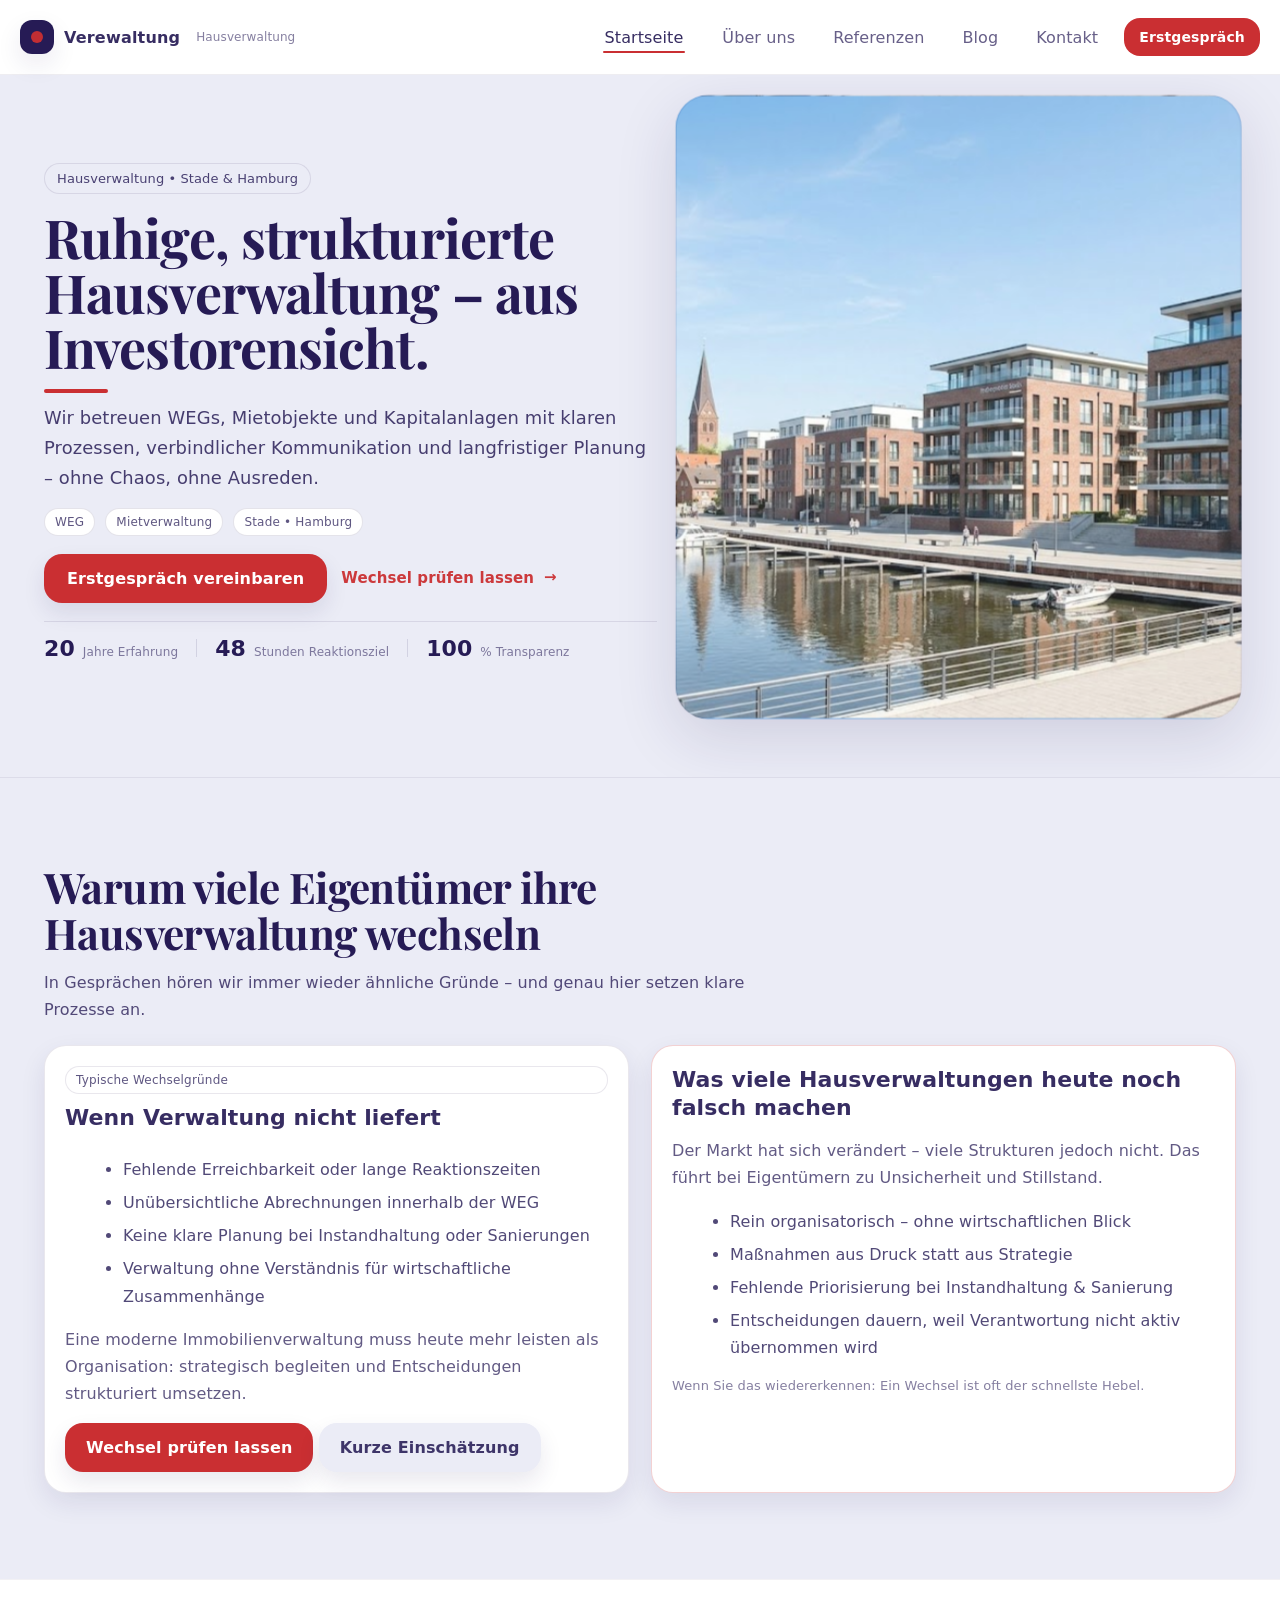
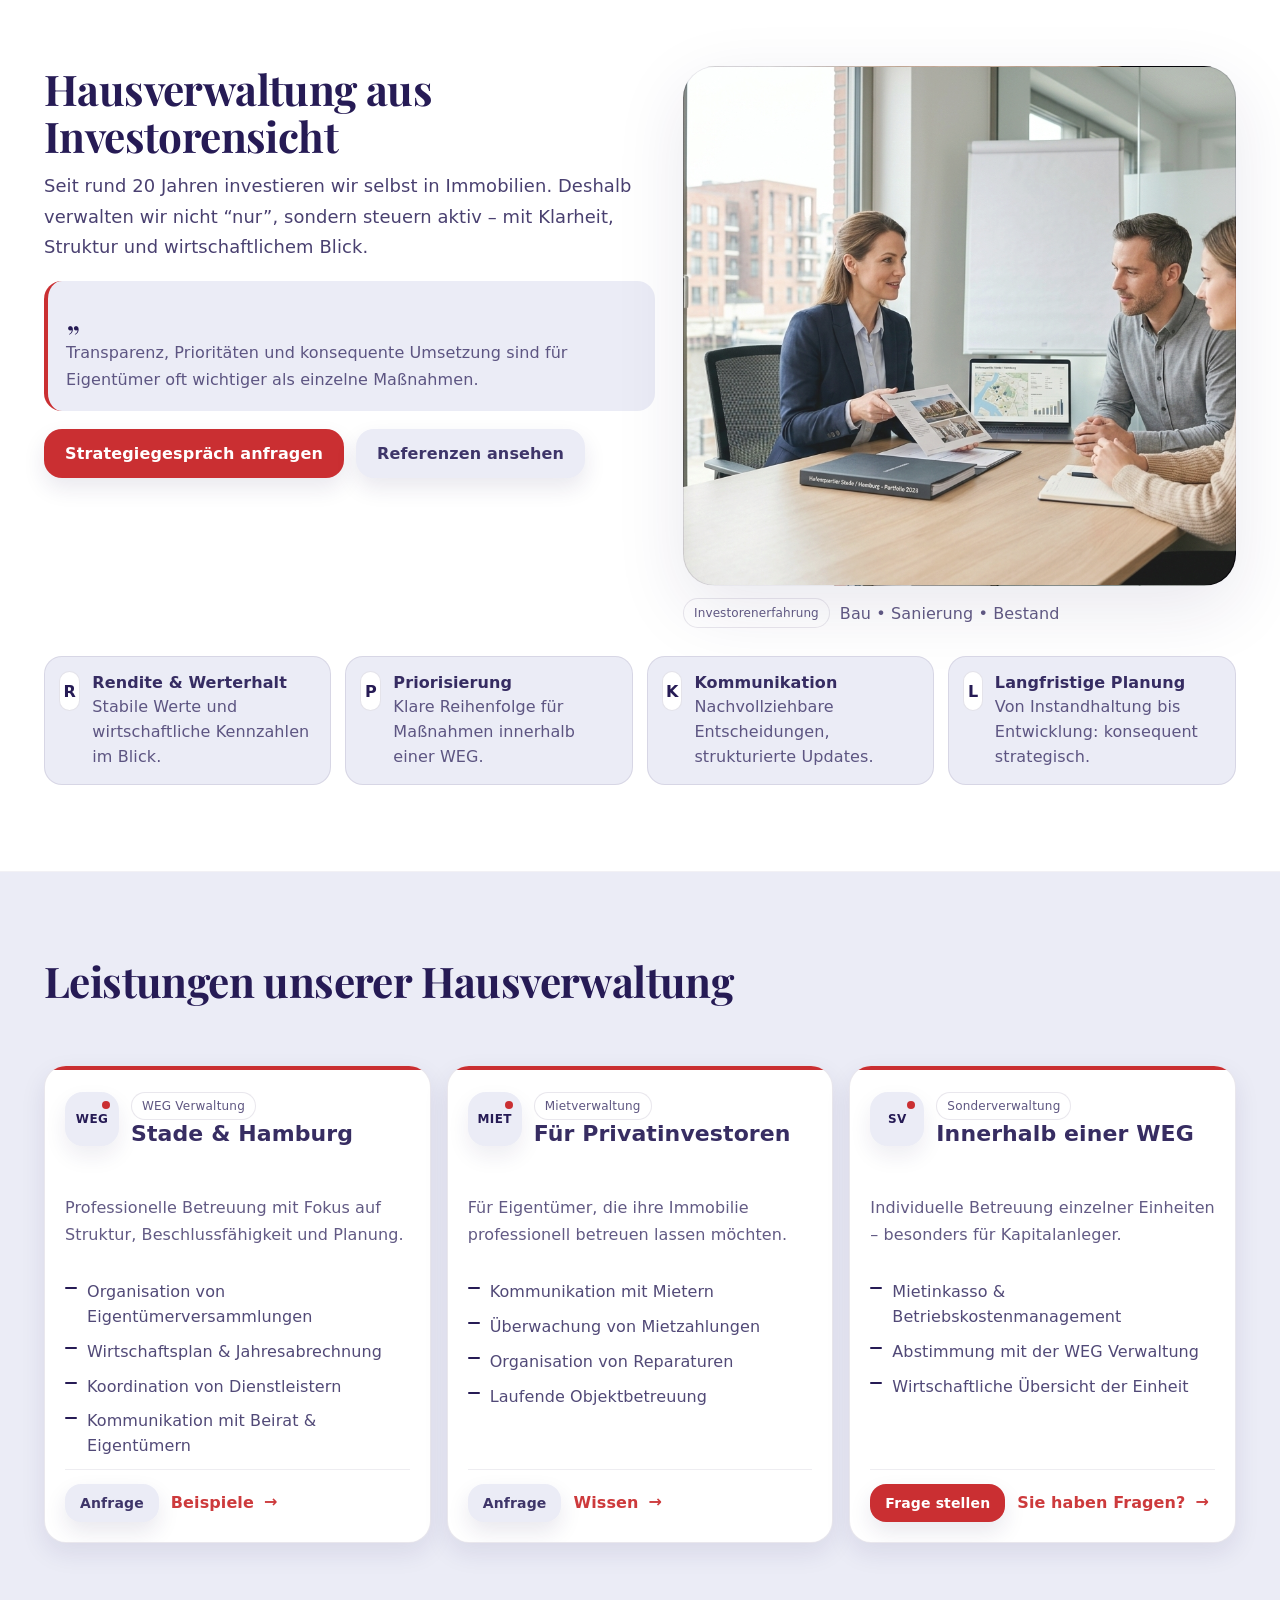
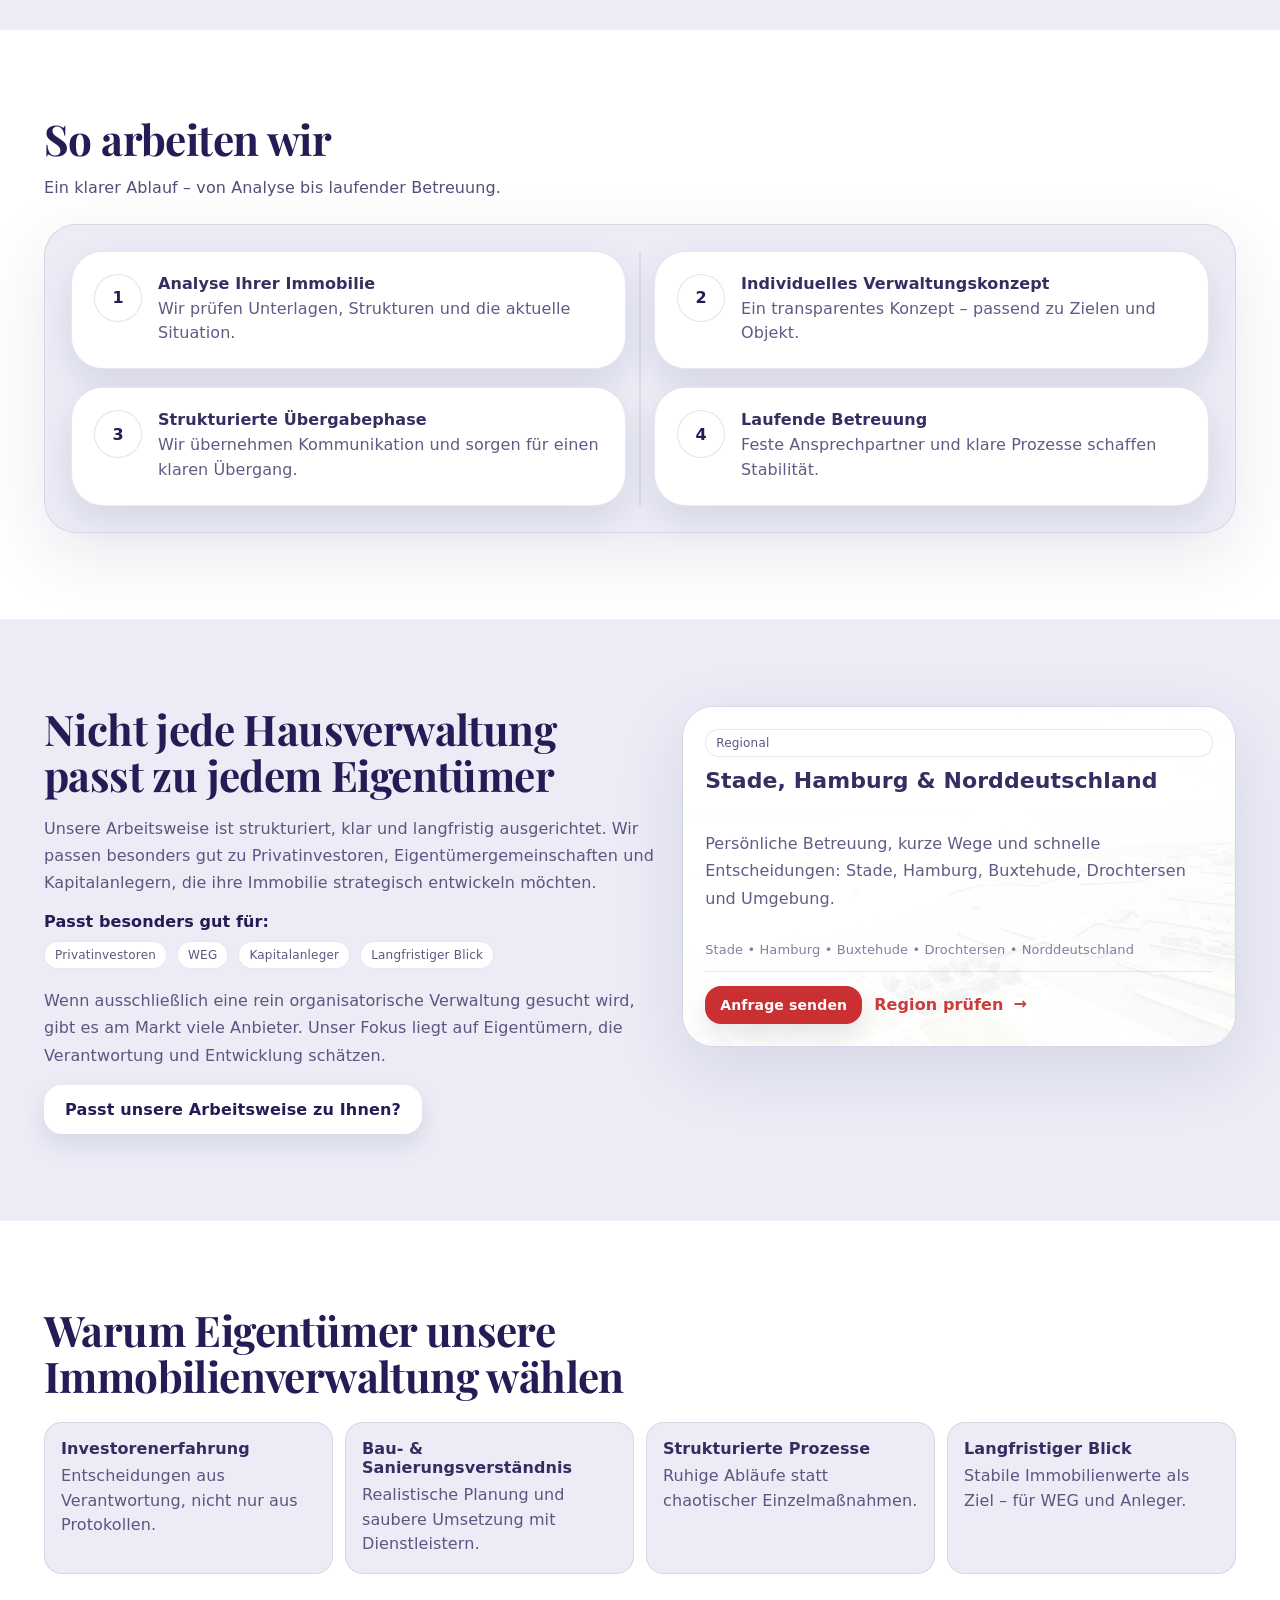
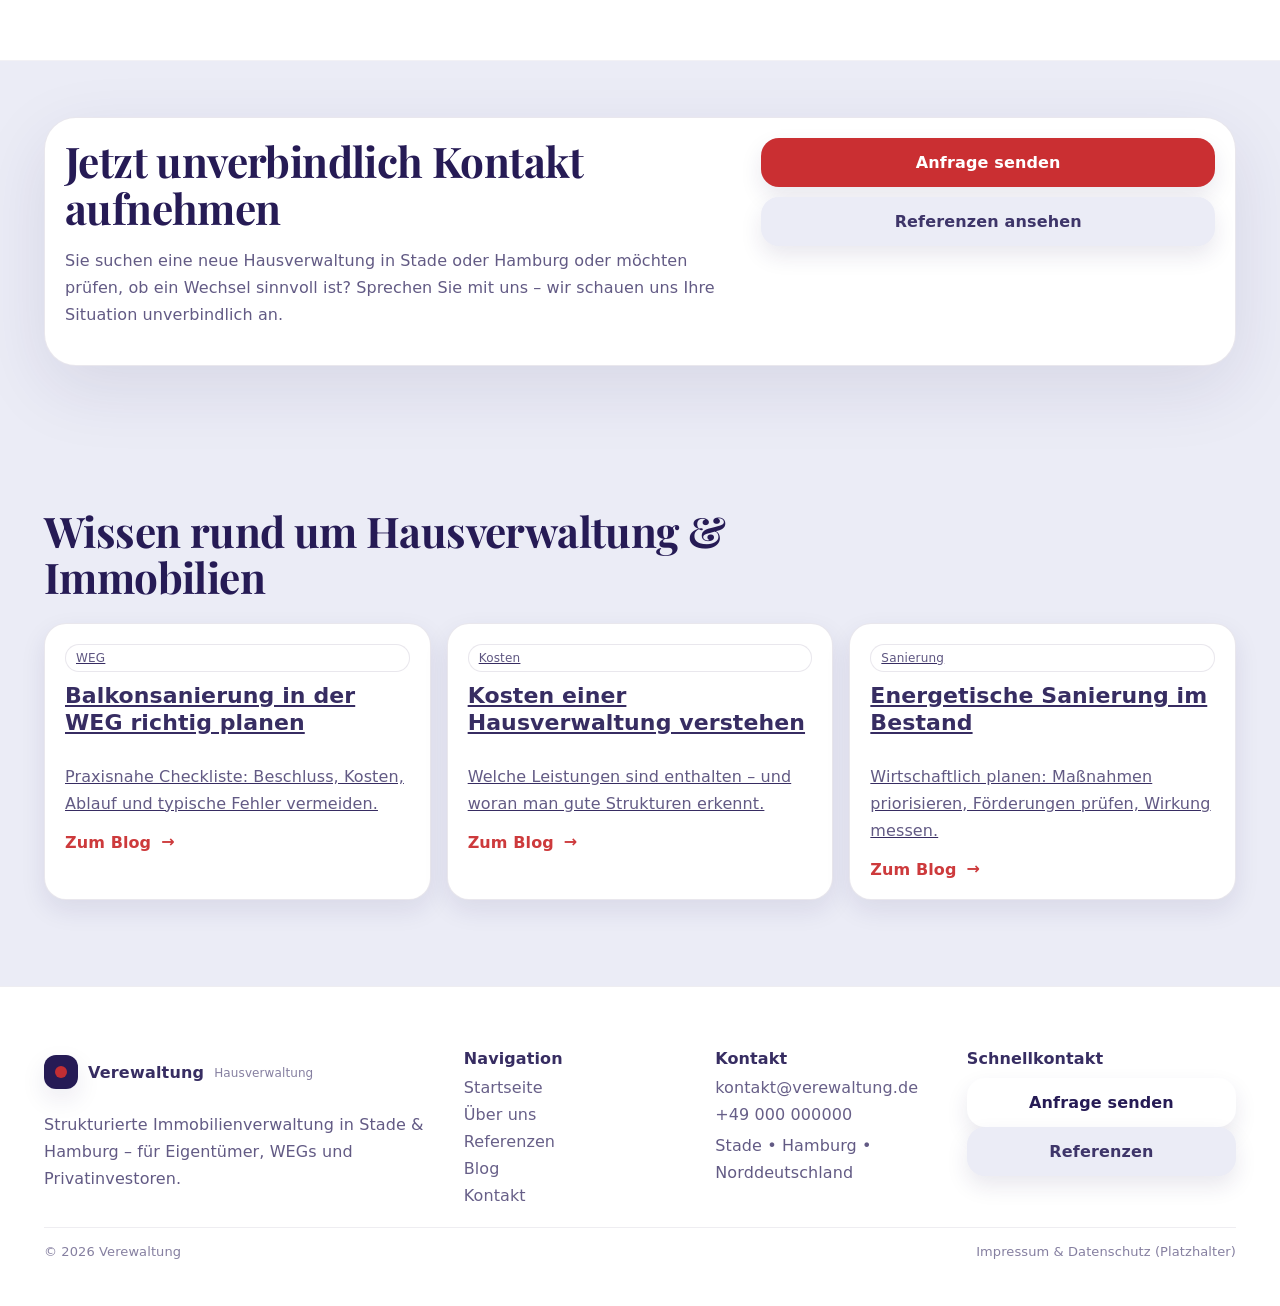
<file: index.html>
<!doctype html>
<html lang="de">
  <head>
    <meta charset="UTF-8" />
    <meta name="viewport" content="width=device-width, initial-scale=1" />
    <meta name="color-scheme" content="light" />
    <title>Hausverwaltung Stade & Hamburg | Immobilienverwaltung für Privatinvestoren</title>
    <meta
      name="description"
      content="Hausverwaltung in Stade & Hamburg für Eigentümer, WEGs und Privatinvestoren: klare Prozesse, transparente Kommunikation, langfristige Strategie für Werterhalt und Rendite."
    />
    <link rel="canonical" href="index.html" />
    <meta property="og:type" content="website" />
    <meta property="og:title" content="Hausverwaltung Stade & Hamburg | Immobilienverwaltung für Privatinvestoren" />
    <meta
      property="og:description"
      content="Strukturierte Immobilienverwaltung für WEG, Mietobjekte und Kapitalanlagen – aus Investorensicht gedacht, mit klaren Prozessen und langfristiger Strategie."
    />
    <meta property="og:locale" content="de_DE" />
    <meta property="og:url" content="/index.html" />
    <meta property="og:image" content="assets/og.png" />
    <meta name="twitter:card" content="summary_large_image" />
    <link rel="icon" href="assets/favicon.svg" />
    <link rel="preconnect" href="https://fonts.googleapis.com" />
    <link rel="preconnect" href="https://fonts.gstatic.com" crossorigin />
    <link
      href="https://fonts.googleapis.com/css2?family=Playfair+Display:wght@500;600;700;800&display=swap"
      rel="stylesheet"
    />
    <link rel="stylesheet" href="styles.css" />
    <script defer src="app.js"></script>
    <script type="application/ld+json">
      {
        "@context": "https://schema.org",
        "@type": "LocalBusiness",
        "name": "Verewaltung – Hausverwaltung Stade & Hamburg",
        "areaServed": ["Stade", "Hamburg", "Buxtehude", "Drochtersen", "Norddeutschland"],
        "description": "Immobilienverwaltung für Privatinvestoren, Eigentümergemeinschaften und Eigentümer in Stade & Hamburg.",
        "url": "/",
        "telephone": "+49-000-000000",
        "address": {
          "@type": "PostalAddress",
          "addressCountry": "DE",
          "addressRegion": "Niedersachsen",
          "addressLocality": "Stade"
        }
      }
    </script>
  </head>
  <body data-page="startseite">
    <a class="skip-link" href="#main">Zum Inhalt springen</a>
    <div id="site-header"></div>

    <main id="main">
      <section class="hero hero--home hero--band hero--v1">
        <div class="container hero-band">
          <div class="hero-band__content reveal">
            <div class="badge">Hausverwaltung • Stade &amp; Hamburg</div>
            <h1 class="h1">Ruhige, strukturierte Hausverwaltung – aus Investorensicht.</h1>
            <div class="hero-band__rule" aria-hidden="true"></div>
            <p class="lead">
              Wir betreuen WEGs, Mietobjekte und Kapitalanlagen mit klaren Prozessen, verbindlicher Kommunikation und
              langfristiger Planung – ohne Chaos, ohne Ausreden.
            </p>
            <div class="hero-band__meta">
              <span class="pill">WEG</span>
              <span class="pill">Mietverwaltung</span>
              <span class="pill">Stade • Hamburg</span>
            </div>
            <div class="hero-band__actions">
              <a class="btn btn--primary" href="kontakt.html#formular">Erstgespräch vereinbaren</a>
              <a class="text-link" href="#wechsel">Wechsel prüfen lassen</a>
            </div>
            <div class="hero-band__stats">
              <div><strong data-count="20">0</strong><span>Jahre Erfahrung</span></div>
              <div><strong data-count="48">0</strong><span>Stunden Reaktionsziel</span></div>
              <div><strong data-count="100">0</strong><span>% Transparenz</span></div>
            </div>
          </div>

          <div class="hero-band__media reveal" aria-hidden="true">
            <div class="hero-band__image"></div>
          </div>
        </div>
      </section>

      <section id="wechsel" class="section">
        <div class="container">
          <div class="section__head">
            <h2 class="h2 reveal">Warum viele Eigentümer ihre Hausverwaltung wechseln</h2>
            <p class="subhead reveal">
              In Gesprächen hören wir immer wieder ähnliche Gründe – und genau hier setzen klare Prozesse an.
            </p>
          </div>
          <div class="grid-2">
            <div class="card reveal">
              <div class="card__top">
                <div class="pill">Typische Wechselgründe</div>
                <h3 class="h3">Wenn Verwaltung nicht liefert</h3>
              </div>
              <ul class="bullets">
                <li>Fehlende Erreichbarkeit oder lange Reaktionszeiten</li>
                <li>Unübersichtliche Abrechnungen innerhalb der WEG</li>
                <li>Keine klare Planung bei Instandhaltung oder Sanierungen</li>
                <li>Verwaltung ohne Verständnis für wirtschaftliche Zusammenhänge</li>
              </ul>
              <p class="muted">
                Eine moderne Immobilienverwaltung muss heute mehr leisten als Organisation: strategisch begleiten und
                Entscheidungen strukturiert umsetzen.
              </p>
              <div class="cta-row">
                <a class="btn btn--primary" href="kontakt.html#formular">Wechsel prüfen lassen</a>
                <a class="btn btn--ghost" href="kontakt.html#formular">Kurze Einschätzung</a>
              </div>
            </div>
            <div class="card card--accent reveal">
              <h3 class="h3">Was viele Hausverwaltungen heute noch falsch machen</h3>
              <p class="muted">
                Der Markt hat sich verändert – viele Strukturen jedoch nicht. Das führt bei Eigentümern zu Unsicherheit
                und Stillstand.
              </p>
              <ul class="bullets">
                <li>Rein organisatorisch – ohne wirtschaftlichen Blick</li>
                <li>Maßnahmen aus Druck statt aus Strategie</li>
                <li>Fehlende Priorisierung bei Instandhaltung & Sanierung</li>
                <li>Entscheidungen dauern, weil Verantwortung nicht aktiv übernommen wird</li>
              </ul>
              <p class="small">Wenn Sie das wiedererkennen: Ein Wechsel ist oft der schnellste Hebel.</p>
            </div>
          </div>
        </div>
      </section>

      <section class="section section--dark investor">
        <div class="container">
          <div class="investor__grid">
            <div class="investor__copy reveal">
              <h2 class="h2">Hausverwaltung aus Investorensicht</h2>
              <p class="lead">
                Seit rund 20 Jahren investieren wir selbst in Immobilien. Deshalb verwalten wir nicht “nur”, sondern
                steuern aktiv – mit Klarheit, Struktur und wirtschaftlichem Blick.
              </p>
              <div class="investor__quote">
                <div class="investor__quote-mark" aria-hidden="true">„</div>
                <p class="muted">
                  Transparenz, Prioritäten und konsequente Umsetzung sind für Eigentümer oft wichtiger als einzelne
                  Maßnahmen.
                </p>
              </div>
              <div class="investor__actions">
                <a class="btn btn--primary" href="kontakt.html#formular">Strategiegespräch anfragen</a>
                <a class="btn btn--ghost" href="referenzen.html">Referenzen ansehen</a>
              </div>
            </div>

            <div class="investor__visual reveal" aria-hidden="true">
              <div class="investor__photo"></div>
              <div class="investor__badge">
                <span class="tag">Investorenerfahrung</span>
                <span class="muted">Bau • Sanierung • Bestand</span>
              </div>
            </div>

            <div class="investor__features reveal">
              <div class="feature feature--row">
                <div class="feature__icon" aria-hidden="true">R</div>
                <div class="feature__body">
                  <div class="feature__title">Rendite &amp; Werterhalt</div>
                  <div class="feature__text">Stabile Werte und wirtschaftliche Kennzahlen im Blick.</div>
                </div>
              </div>
              <div class="feature feature--row">
                <div class="feature__icon" aria-hidden="true">P</div>
                <div class="feature__body">
                  <div class="feature__title">Priorisierung</div>
                  <div class="feature__text">Klare Reihenfolge für Maßnahmen innerhalb einer WEG.</div>
                </div>
              </div>
              <div class="feature feature--row">
                <div class="feature__icon" aria-hidden="true">K</div>
                <div class="feature__body">
                  <div class="feature__title">Kommunikation</div>
                  <div class="feature__text">Nachvollziehbare Entscheidungen, strukturierte Updates.</div>
                </div>
              </div>
              <div class="feature feature--row">
                <div class="feature__icon" aria-hidden="true">L</div>
                <div class="feature__body">
                  <div class="feature__title">Langfristige Planung</div>
                  <div class="feature__text">Von Instandhaltung bis Entwicklung: konsequent strategisch.</div>
                </div>
              </div>
            </div>
          </div>
        </div>
      </section>

      <section class="section">
        <div class="container">
          <div class="section__head">
            <h2 class="h2 reveal">Leistungen unserer Hausverwaltung</h2>
            <p class="subhead reveal">WEG, Mietverwaltung und Sonderverwaltung – klar strukturiert, digital begleitet.</p>
          </div>
          <div class="cards-3">
            <article class="card service reveal">
              <div class="card__top">
                <div class="service__head">
                  <div class="service__icon" aria-hidden="true">WEG</div>
                  <div>
                    <div class="pill">WEG Verwaltung</div>
                    <h3 class="h3">Stade &amp; Hamburg</h3>
                  </div>
                </div>
              </div>
              <p class="muted">Professionelle Betreuung mit Fokus auf Struktur, Beschlussfähigkeit und Planung.</p>
              <ul class="service__list">
                <li>Organisation von Eigentümerversammlungen</li>
                <li>Wirtschaftsplan & Jahresabrechnung</li>
                <li>Koordination von Dienstleistern</li>
                <li>Kommunikation mit Beirat & Eigentümern</li>
              </ul>
              <div class="service__actions">
                <a class="btn btn--ghost btn--small" href="kontakt.html#formular">Anfrage</a>
                <a class="text-link" href="referenzen.html">Beispiele</a>
              </div>
            </article>
            <article class="card service reveal">
              <div class="card__top">
                <div class="service__head">
                  <div class="service__icon" aria-hidden="true">MIET</div>
                  <div>
                    <div class="pill">Mietverwaltung</div>
                    <h3 class="h3">Für Privatinvestoren</h3>
                  </div>
                </div>
              </div>
              <p class="muted">Für Eigentümer, die ihre Immobilie professionell betreuen lassen möchten.</p>
              <ul class="service__list">
                <li>Kommunikation mit Mietern</li>
                <li>Überwachung von Mietzahlungen</li>
                <li>Organisation von Reparaturen</li>
                <li>Laufende Objektbetreuung</li>
              </ul>
              <div class="service__actions">
                <a class="btn btn--ghost btn--small" href="kontakt.html#formular">Anfrage</a>
                <a class="text-link" href="blog.html">Wissen</a>
              </div>
            </article>
            <article class="card service reveal">
              <div class="card__top">
                <div class="service__head">
                  <div class="service__icon" aria-hidden="true">SV</div>
                  <div>
                    <div class="pill">Sonderverwaltung</div>
                    <h3 class="h3">Innerhalb einer WEG</h3>
                  </div>
                </div>
              </div>
              <p class="muted">Individuelle Betreuung einzelner Einheiten – besonders für Kapitalanleger.</p>
              <ul class="service__list">
                <li>Mietinkasso & Betriebskostenmanagement</li>
                <li>Abstimmung mit der WEG Verwaltung</li>
                <li>Wirtschaftliche Übersicht der Einheit</li>
              </ul>
              <div class="service__actions">
                <a class="btn btn--primary btn--small" href="kontakt.html#formular">Frage stellen</a>
                <a class="text-link" href="kontakt.html#formular">Sie haben Fragen?</a>
              </div>
            </article>
          </div>
        </div>
      </section>

      <section class="section section--soft steps-section">
        <div class="container">
          <div class="section__head">
            <h2 class="h2 reveal">So arbeiten wir</h2>
            <p class="subhead reveal">Ein klarer Ablauf – von Analyse bis laufender Betreuung.</p>
          </div>
          <div class="steps-wrap reveal">
            <ol class="steps">
            <li class="step reveal">
              <div class="step__num">1</div>
              <div class="step__body">
                <div class="step__title">Analyse Ihrer Immobilie</div>
                <div class="step__text">Wir prüfen Unterlagen, Strukturen und die aktuelle Situation.</div>
              </div>
            </li>
            <li class="step reveal">
              <div class="step__num">2</div>
              <div class="step__body">
                <div class="step__title">Individuelles Verwaltungskonzept</div>
                <div class="step__text">Ein transparentes Konzept – passend zu Zielen und Objekt.</div>
              </div>
            </li>
            <li class="step reveal">
              <div class="step__num">3</div>
              <div class="step__body">
                <div class="step__title">Strukturierte Übergabephase</div>
                <div class="step__text">Wir übernehmen Kommunikation und sorgen für einen klaren Übergang.</div>
              </div>
            </li>
            <li class="step reveal">
              <div class="step__num">4</div>
              <div class="step__body">
                <div class="step__title">Laufende Betreuung</div>
                <div class="step__text">Feste Ansprechpartner und klare Prozesse schaffen Stabilität.</div>
              </div>
            </li>
          </ol>
          </div>
        </div>
      </section>

      <section class="section">
        <div class="container">
          <div class="split">
            <div class="reveal">
              <h2 class="h2">Nicht jede Hausverwaltung passt zu jedem Eigentümer</h2>
              <p class="muted">
                Unsere Arbeitsweise ist strukturiert, klar und langfristig ausgerichtet. Wir passen besonders gut zu
                Privatinvestoren, Eigentümergemeinschaften und Kapitalanlegern, die ihre Immobilie strategisch entwickeln
                möchten.
              </p>
              <div class="fit">
                <div class="fit__title">Passt besonders gut für:</div>
                <div class="fit__pills">
                  <span class="pill">Privatinvestoren</span>
                  <span class="pill">WEG</span>
                  <span class="pill">Kapitalanleger</span>
                  <span class="pill">Langfristiger Blick</span>
                </div>
              </div>
              <p class="muted">
                Wenn ausschließlich eine rein organisatorische Verwaltung gesucht wird, gibt es am Markt viele Anbieter.
                Unser Fokus liegt auf Eigentümern, die Verantwortung und Entwicklung schätzen.
              </p>
              <a class="btn btn--secondary" href="kontakt.html#formular">Passt unsere Arbeitsweise zu Ihnen?</a>
            </div>
            <div class="map-card map-card--region reveal">
              <div class="map-card__bg" aria-hidden="true"></div>
              <div class="map-card__content">
                <div class="pill">Regional</div>
                <h3 class="h3">Stade, Hamburg & Norddeutschland</h3>
                <p class="muted">
                  Persönliche Betreuung, kurze Wege und schnelle Entscheidungen: Stade, Hamburg, Buxtehude, Drochtersen
                  und Umgebung.
                </p>
                <p class="small">Stade • Hamburg • Buxtehude • Drochtersen • Norddeutschland</p>
                <div class="map-card__cta">
                  <a class="btn btn--primary btn--small" href="kontakt.html#formular">Anfrage senden</a>
                  <a class="text-link" href="kontakt.html#formular">Region prüfen</a>
                </div>
              </div>
            </div>
          </div>
        </div>
      </section>

      <section class="section section--dark">
        <div class="container">
          <div class="section__head">
            <h2 class="h2 reveal">Warum Eigentümer unsere Immobilienverwaltung wählen</h2>
          </div>
          <div class="cards-4">
            <div class="mini reveal">
              <div class="mini__title">Investorenerfahrung</div>
              <div class="mini__text">Entscheidungen aus Verantwortung, nicht nur aus Protokollen.</div>
            </div>
            <div class="mini reveal">
              <div class="mini__title">Bau- & Sanierungsverständnis</div>
              <div class="mini__text">Realistische Planung und saubere Umsetzung mit Dienstleistern.</div>
            </div>
            <div class="mini reveal">
              <div class="mini__title">Strukturierte Prozesse</div>
              <div class="mini__text">Ruhige Abläufe statt chaotischer Einzelmaßnahmen.</div>
            </div>
            <div class="mini reveal">
              <div class="mini__title">Langfristiger Blick</div>
              <div class="mini__text">Stabile Immobilienwerte als Ziel – für WEG und Anleger.</div>
            </div>
          </div>
        </div>
        <div class="section__texture" aria-hidden="true"></div>
      </section>

      <section class="section section--cta">
        <div class="container">
          <div class="cta-band reveal">
            <div class="cta-band__copy">
              <h2 class="h2">Jetzt unverbindlich Kontakt aufnehmen</h2>
              <p class="muted">
                Sie suchen eine neue Hausverwaltung in Stade oder Hamburg oder möchten prüfen, ob ein Wechsel sinnvoll
                ist? Sprechen Sie mit uns – wir schauen uns Ihre Situation unverbindlich an.
              </p>
            </div>
            <div class="cta-band__actions">
              <a class="btn btn--primary btn--full" href="kontakt.html#formular">Anfrage senden</a>
              <a class="btn btn--ghost btn--full" href="referenzen.html">Referenzen ansehen</a>
            </div>
          </div>
        </div>
      </section>

      <section class="section">
        <div class="container">
          <div class="section__head">
            <h2 class="h2 reveal">Wissen rund um Hausverwaltung & Immobilien</h2>
          </div>
          <div class="cards-3">
            <a class="card card--link reveal" href="blog.html">
              <div class="card__top">
                <div class="pill">WEG</div>
                <h3 class="h3">Balkonsanierung in der WEG richtig planen</h3>
              </div>
              <p class="muted">Praxisnahe Checkliste: Beschluss, Kosten, Ablauf und typische Fehler vermeiden.</p>
              <div class="text-link">Zum Blog</div>
            </a>
            <a class="card card--link reveal" href="blog.html">
              <div class="card__top">
                <div class="pill">Kosten</div>
                <h3 class="h3">Kosten einer Hausverwaltung verstehen</h3>
              </div>
              <p class="muted">Welche Leistungen sind enthalten – und woran man gute Strukturen erkennt.</p>
              <div class="text-link">Zum Blog</div>
            </a>
            <a class="card card--link reveal" href="blog.html">
              <div class="card__top">
                <div class="pill">Sanierung</div>
                <h3 class="h3">Energetische Sanierung im Bestand</h3>
              </div>
              <p class="muted">Wirtschaftlich planen: Maßnahmen priorisieren, Förderungen prüfen, Wirkung messen.</p>
              <div class="text-link">Zum Blog</div>
            </a>
          </div>
        </div>
      </section>
    </main>

    <div id="site-footer"></div>
  </body>
</html>
</file>
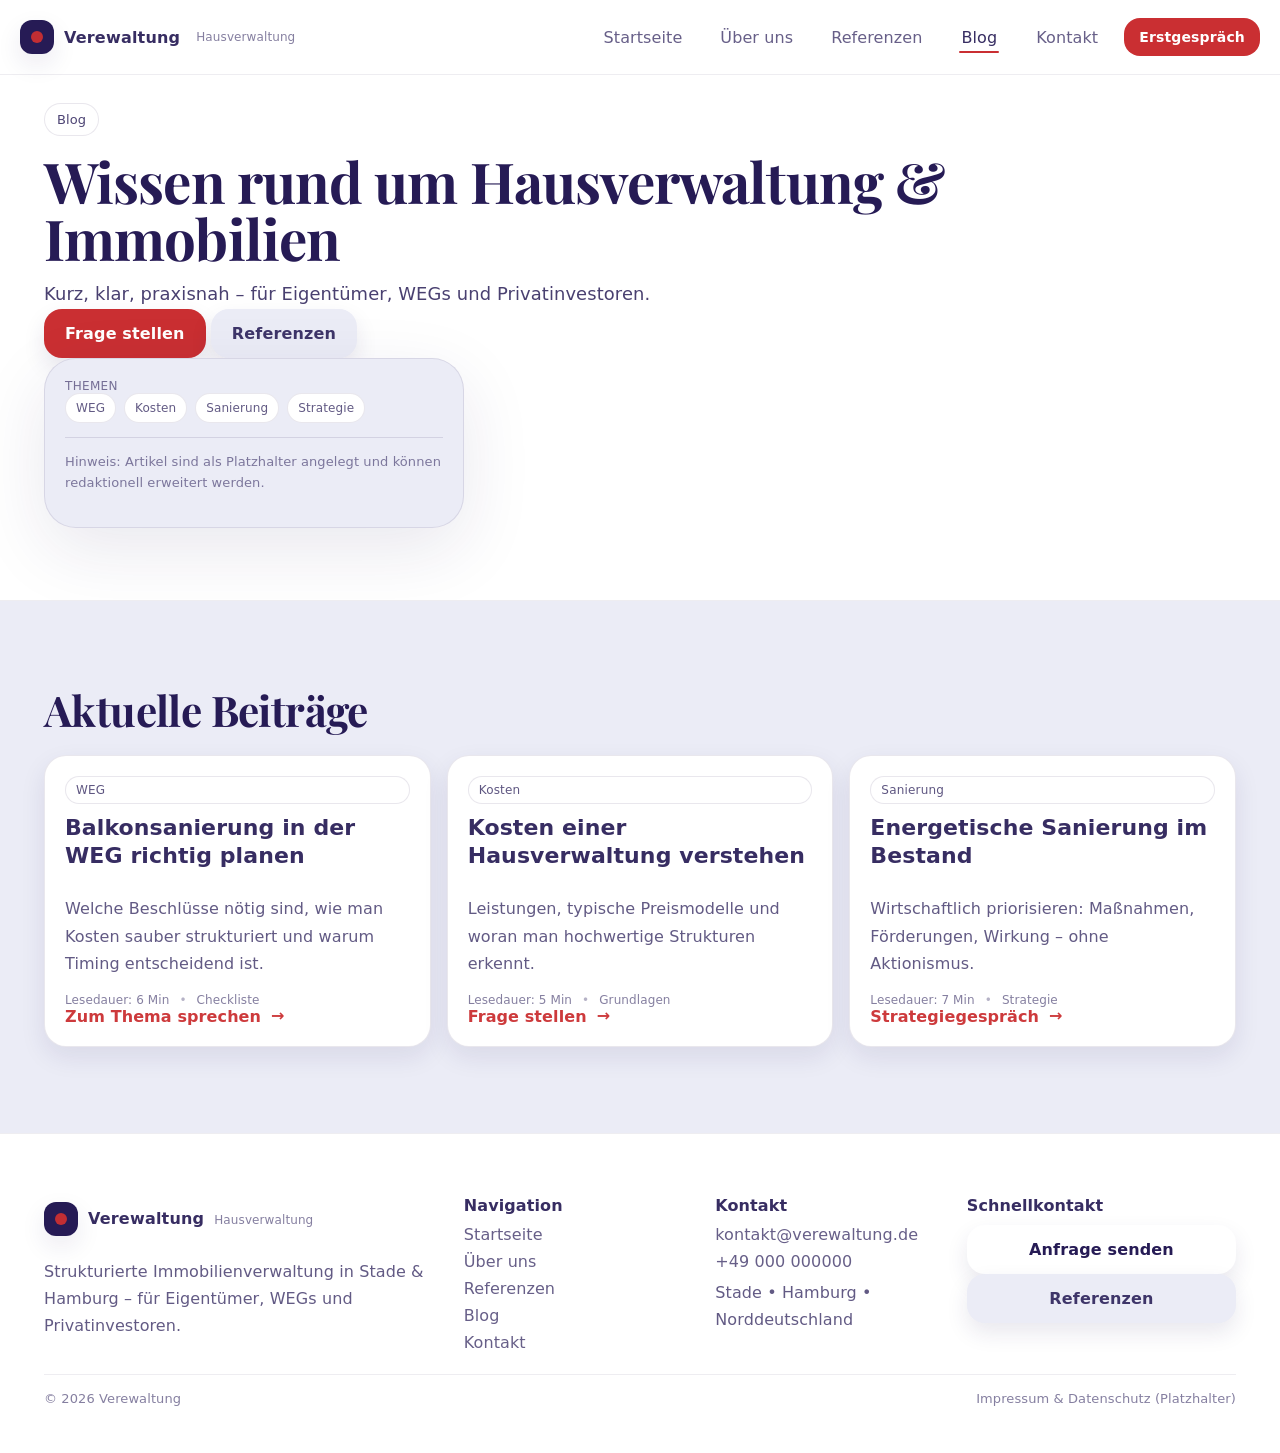
<file: blog.html>
<!doctype html>
<html lang="de">
  <head>
    <meta charset="UTF-8" />
    <meta name="viewport" content="width=device-width, initial-scale=1" />
    <meta name="color-scheme" content="light" />
    <title>Blog | Verewaltung – Wissen rund um Hausverwaltung & Immobilien</title>
    <meta
      name="description"
      content="Blog: Praxiswissen zu WEG, Instandhaltung, Sanierung, Kosten und Strategie – aus Investorensicht und Verwaltungspraxis."
    />
    <link rel="canonical" href="blog.html" />
    <meta property="og:type" content="website" />
    <meta property="og:title" content="Blog | Verewaltung" />
    <meta property="og:description" content="Wissen rund um Hausverwaltung & Immobilien." />
    <meta property="og:locale" content="de_DE" />
    <meta property="og:url" content="/blog.html" />
    <meta property="og:image" content="assets/og.png" />
    <link rel="icon" href="assets/favicon.svg" />
    <link rel="preconnect" href="https://fonts.googleapis.com" />
    <link rel="preconnect" href="https://fonts.gstatic.com" crossorigin />
    <link
      href="https://fonts.googleapis.com/css2?family=Playfair+Display:wght@500;600;700;800&display=swap"
      rel="stylesheet"
    />
    <link rel="stylesheet" href="styles.css" />
    <script defer src="app.js"></script>
  </head>
  <body data-page="blog">
    <a class="skip-link" href="#main">Zum Inhalt springen</a>
    <div id="site-header"></div>

    <main id="main">
      <section class="hero hero--blog">
        <div class="hero__bg" aria-hidden="true"></div>
        <div class="container hero__grid">
          <div class="hero__copy">
            <div class="badge reveal">Blog</div>
            <h1 class="h1 reveal">Wissen rund um Hausverwaltung & Immobilien</h1>
            <p class="lead reveal">Kurz, klar, praxisnah – für Eigentümer, WEGs und Privatinvestoren.</p>
            <div class="cta-row reveal">
              <a class="btn btn--primary" href="kontakt.html#formular">Frage stellen</a>
              <a class="btn btn--ghost" href="referenzen.html">Referenzen</a>
            </div>
          </div>
          <div class="hero__panel reveal">
            <div class="glass-card">
              <div class="glass-card__kicker">Themen</div>
              <div class="tags">
                <span class="tag">WEG</span>
                <span class="tag">Kosten</span>
                <span class="tag">Sanierung</span>
                <span class="tag">Strategie</span>
              </div>
              <div class="divider"></div>
              <p class="muted small">Hinweis: Artikel sind als Platzhalter angelegt und können redaktionell erweitert werden.</p>
            </div>
          </div>
        </div>
      </section>

      <section class="section">
        <div class="container">
          <div class="section__head">
            <h2 class="h2 reveal">Aktuelle Beiträge</h2>
          </div>
          <div class="cards-3">
            <article class="card reveal">
              <div class="card__top">
                <div class="pill">WEG</div>
                <h3 class="h3">Balkonsanierung in der WEG richtig planen</h3>
              </div>
              <p class="muted">
                Welche Beschlüsse nötig sind, wie man Kosten sauber strukturiert und warum Timing entscheidend ist.
              </p>
              <div class="meta">
                <span class="meta__item">Lesedauer: 6 Min</span>
                <span class="meta__dot" aria-hidden="true">•</span>
                <span class="meta__item">Checkliste</span>
              </div>
              <a class="text-link" href="kontakt.html#formular">Zum Thema sprechen</a>
            </article>
            <article class="card reveal">
              <div class="card__top">
                <div class="pill">Kosten</div>
                <h3 class="h3">Kosten einer Hausverwaltung verstehen</h3>
              </div>
              <p class="muted">Leistungen, typische Preismodelle und woran man hochwertige Strukturen erkennt.</p>
              <div class="meta">
                <span class="meta__item">Lesedauer: 5 Min</span>
                <span class="meta__dot" aria-hidden="true">•</span>
                <span class="meta__item">Grundlagen</span>
              </div>
              <a class="text-link" href="kontakt.html#formular">Frage stellen</a>
            </article>
            <article class="card reveal">
              <div class="card__top">
                <div class="pill">Sanierung</div>
                <h3 class="h3">Energetische Sanierung im Bestand</h3>
              </div>
              <p class="muted">Wirtschaftlich priorisieren: Maßnahmen, Förderungen, Wirkung – ohne Aktionismus.</p>
              <div class="meta">
                <span class="meta__item">Lesedauer: 7 Min</span>
                <span class="meta__dot" aria-hidden="true">•</span>
                <span class="meta__item">Strategie</span>
              </div>
              <a class="text-link" href="kontakt.html#formular">Strategiegespräch</a>
            </article>
          </div>
        </div>
      </section>
    </main>

    <div id="site-footer"></div>
  </body>
</html>
</file>
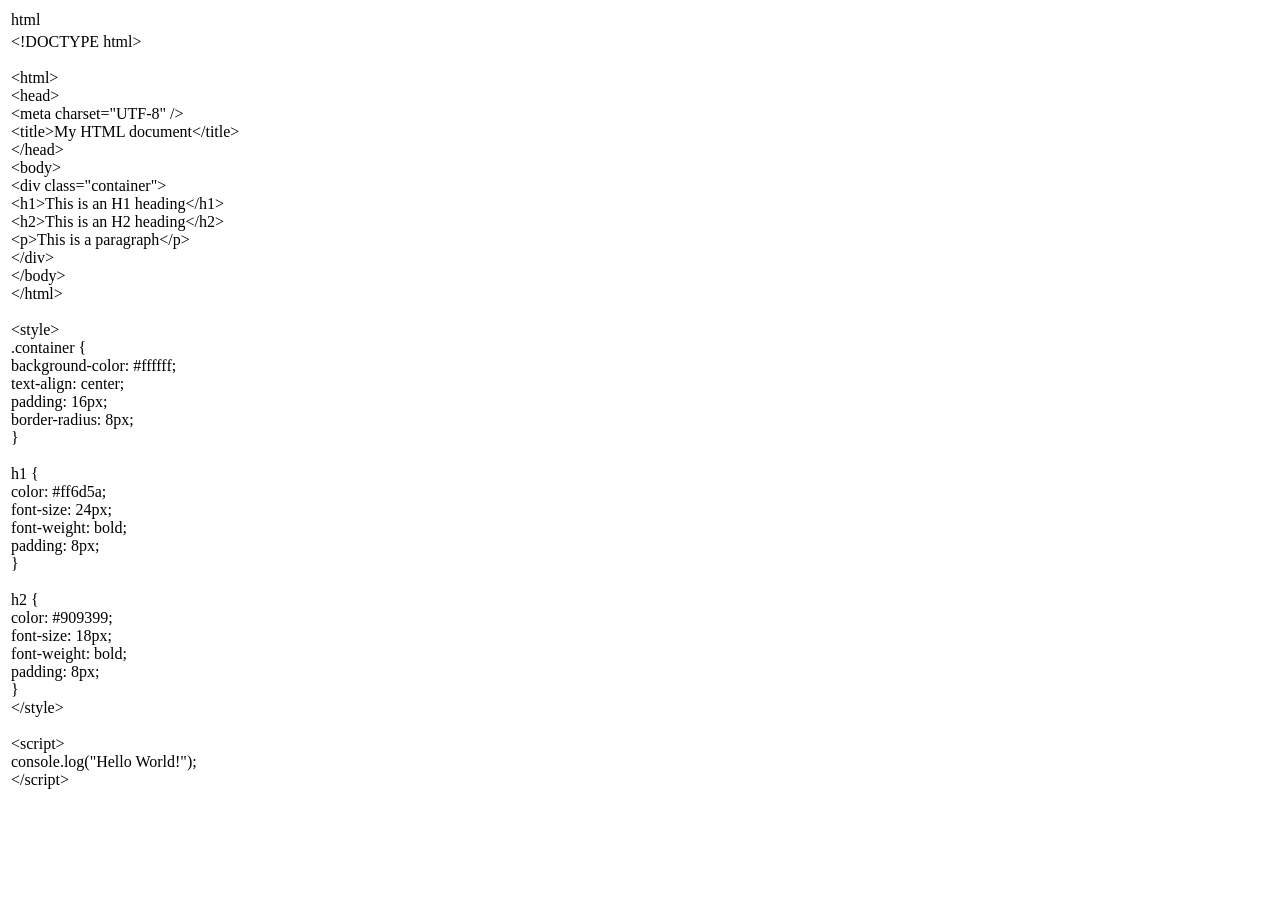
<file: File.html>
<html><head><meta charset="utf-8"/><title>SheetJS Table Export</title></head><body><table><tr><td data-t="s" data-v="html" id="sjs-A1">html</td></tr><tr><td data-t="s" data-v="&lt;!DOCTYPE html&gt;<br/><br/>&lt;html&gt;<br/>&lt;head&gt;<br/>  &lt;meta charset=&quot;UTF-8&quot; /&gt;<br/>  &lt;title&gt;My HTML document&lt;/title&gt;<br/>&lt;/head&gt;<br/>&lt;body&gt;<br/>  &lt;div class=&quot;container&quot;&gt;<br/>    &lt;h1&gt;This is an H1 heading&lt;/h1&gt;<br/>    &lt;h2&gt;This is an H2 heading&lt;/h2&gt;<br/>    &lt;p&gt;This is a paragraph&lt;/p&gt;<br/>  &lt;/div&gt;<br/>&lt;/body&gt;<br/>&lt;/html&gt;<br/><br/>&lt;style&gt;<br/>.container {<br/>  background-color: #ffffff;<br/>  text-align: center;<br/>  padding: 16px;<br/>  border-radius: 8px;<br/>}<br/><br/>h1 {<br/>  color: #ff6d5a;<br/>  font-size: 24px;<br/>  font-weight: bold;<br/>  padding: 8px;<br/>}<br/><br/>h2 {<br/>  color: #909399;<br/>  font-size: 18px;<br/>  font-weight: bold;<br/>  padding: 8px;<br/>}<br/>&lt;/style&gt;<br/><br/>&lt;script&gt;<br/>console.log(&quot;Hello World!&quot;);<br/>&lt;/script&gt;" id="sjs-A2">&lt;!DOCTYPE html&gt;<br/><br/>&lt;html&gt;<br/>&lt;head&gt;<br/>  &lt;meta charset=&quot;UTF-8&quot; /&gt;<br/>  &lt;title&gt;My HTML document&lt;/title&gt;<br/>&lt;/head&gt;<br/>&lt;body&gt;<br/>  &lt;div class=&quot;container&quot;&gt;<br/>    &lt;h1&gt;This is an H1 heading&lt;/h1&gt;<br/>    &lt;h2&gt;This is an H2 heading&lt;/h2&gt;<br/>    &lt;p&gt;This is a paragraph&lt;/p&gt;<br/>  &lt;/div&gt;<br/>&lt;/body&gt;<br/>&lt;/html&gt;<br/><br/>&lt;style&gt;<br/>.container {<br/>  background-color: #ffffff;<br/>  text-align: center;<br/>  padding: 16px;<br/>  border-radius: 8px;<br/>}<br/><br/>h1 {<br/>  color: #ff6d5a;<br/>  font-size: 24px;<br/>  font-weight: bold;<br/>  padding: 8px;<br/>}<br/><br/>h2 {<br/>  color: #909399;<br/>  font-size: 18px;<br/>  font-weight: bold;<br/>  padding: 8px;<br/>}<br/>&lt;/style&gt;<br/><br/>&lt;script&gt;<br/>console.log(&quot;Hello World!&quot;);<br/>&lt;/script&gt;</td></tr></table></body></html>
</file>
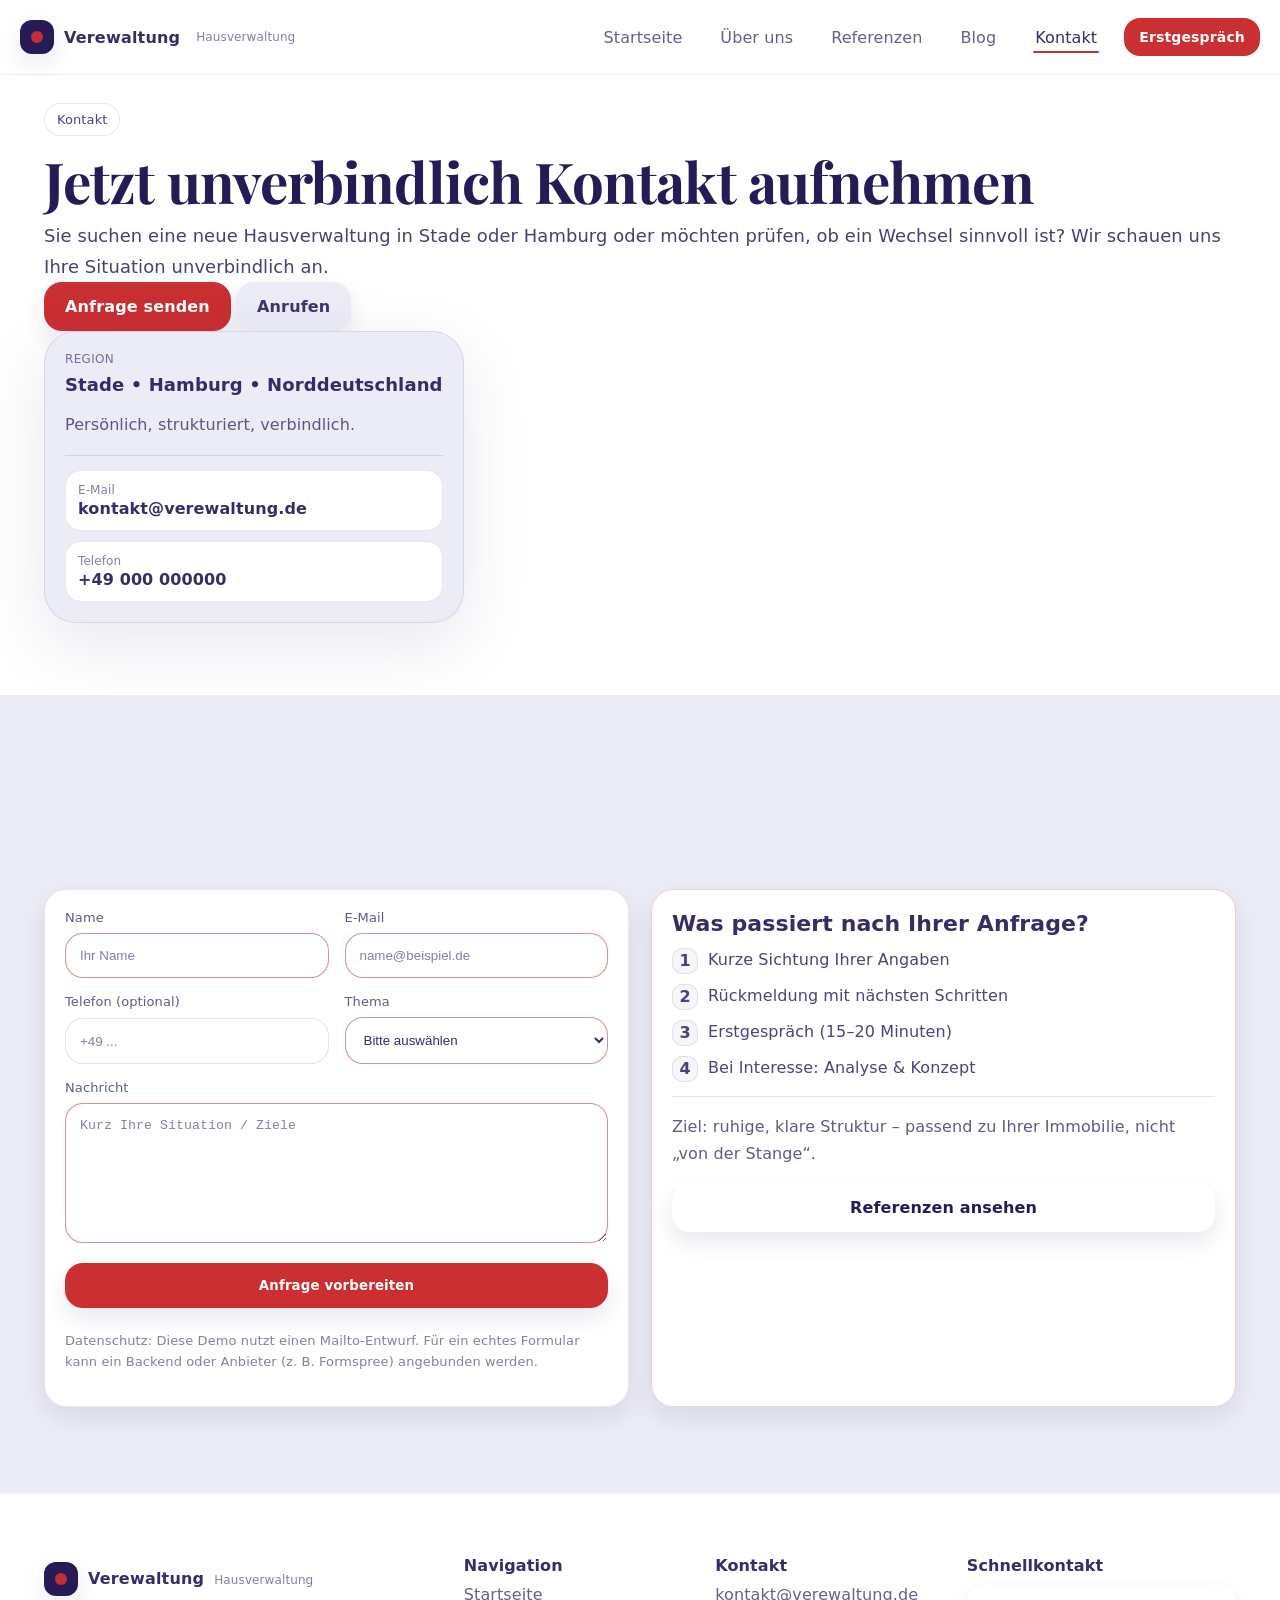
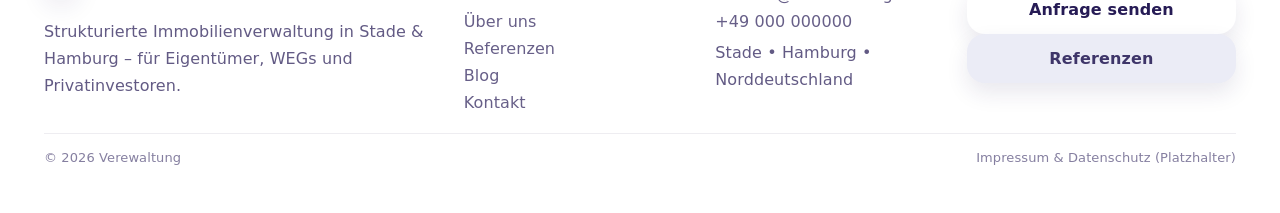
<file: kontakt.html>
<!doctype html>
<html lang="de">
  <head>
    <meta charset="UTF-8" />
    <meta name="viewport" content="width=device-width, initial-scale=1" />
    <meta name="color-scheme" content="light" />
    <title>Kontakt | Verewaltung – Erstgespräch & Anfrage</title>
    <meta
      name="description"
      content="Kontakt: Erstgespräch vereinbaren oder Anfrage senden. Wir betreuen Immobilien in Stade, Hamburg und Norddeutschland."
    />
    <link rel="canonical" href="kontakt.html" />
    <meta property="og:type" content="website" />
    <meta property="og:title" content="Kontakt | Verewaltung" />
    <meta property="og:description" content="Unverbindlich Kontakt aufnehmen – wir prüfen Ihre Situation." />
    <meta property="og:locale" content="de_DE" />
    <meta property="og:url" content="/kontakt.html" />
    <meta property="og:image" content="assets/og.png" />
    <link rel="icon" href="assets/favicon.svg" />
    <link rel="preconnect" href="https://fonts.googleapis.com" />
    <link rel="preconnect" href="https://fonts.gstatic.com" crossorigin />
    <link
      href="https://fonts.googleapis.com/css2?family=Playfair+Display:wght@500;600;700;800&display=swap"
      rel="stylesheet"
    />
    <link rel="stylesheet" href="styles.css" />
    <script defer src="app.js"></script>
  </head>
  <body data-page="kontakt">
    <a class="skip-link" href="#main">Zum Inhalt springen</a>
    <div id="site-header"></div>

    <main id="main">
      <section class="hero hero--contact">
        <div class="hero__bg" aria-hidden="true"></div>
        <div class="container hero__grid">
          <div class="hero__copy">
            <div class="badge reveal">Kontakt</div>
            <h1 class="h1 reveal">Jetzt unverbindlich Kontakt aufnehmen</h1>
            <p class="lead reveal">
              Sie suchen eine neue Hausverwaltung in Stade oder Hamburg oder möchten prüfen, ob ein Wechsel sinnvoll ist?
              Wir schauen uns Ihre Situation unverbindlich an.
            </p>
            <div class="cta-row reveal">
              <a class="btn btn--primary" href="#formular">Anfrage senden</a>
              <a class="btn btn--ghost" href="tel:+49000000000">Anrufen</a>
            </div>
          </div>
          <div class="hero__panel reveal">
            <div class="glass-card">
              <div class="glass-card__kicker">Region</div>
              <div class="glass-card__title">Stade • Hamburg • Norddeutschland</div>
              <p class="muted">Persönlich, strukturiert, verbindlich.</p>
              <div class="divider"></div>
              <div class="contact-quick">
                <a class="contact-quick__item" href="mailto:kontakt@verewaltung.de">
                  <span class="contact-quick__label">E-Mail</span>
                  <span class="contact-quick__value">kontakt@verewaltung.de</span>
                </a>
                <a class="contact-quick__item" href="tel:+49000000000">
                  <span class="contact-quick__label">Telefon</span>
                  <span class="contact-quick__value">+49 000 000000</span>
                </a>
              </div>
            </div>
          </div>
        </div>
      </section>

      <section id="formular" class="section">
        <div class="container">
          <div class="section__head">
            <h2 class="h2 reveal">Anfrage senden</h2>
            <p class="subhead reveal">Kurze Infos reichen – wir melden uns zeitnah zurück.</p>
          </div>

          <div class="grid-2">
            <form class="form card reveal" id="contact-form">
              <div class="field">
                <label for="name">Name</label>
                <input id="name" name="name" autocomplete="name" required placeholder="Ihr Name" />
              </div>
              <div class="field">
                <label for="email">E-Mail</label>
                <input
                  id="email"
                  name="email"
                  type="email"
                  autocomplete="email"
                  required
                  placeholder="name@beispiel.de"
                />
              </div>
              <div class="field">
                <label for="phone">Telefon (optional)</label>
                <input id="phone" name="phone" autocomplete="tel" placeholder="+49 ..." />
              </div>
              <div class="field">
                <label for="subject">Thema</label>
                <select id="subject" name="subject" required>
                  <option value="" selected disabled>Bitte auswählen</option>
                  <option>WEG Verwaltung</option>
                  <option>Mietverwaltung</option>
                  <option>Sonderverwaltung</option>
                  <option>Wechsel prüfen</option>
                  <option>Allgemeine Frage</option>
                </select>
              </div>
              <div class="field field--full">
                <label for="message">Nachricht</label>
                <textarea id="message" name="message" rows="6" required placeholder="Kurz Ihre Situation / Ziele"></textarea>
              </div>
              <div class="form__actions field--full">
                <button class="btn btn--primary" type="submit">Anfrage vorbereiten</button>
                <p class="muted small">
                  Datenschutz: Diese Demo nutzt einen Mailto-Entwurf. Für ein echtes Formular kann ein Backend oder
                  Anbieter (z. B. Formspree) angebunden werden.
                </p>
              </div>
            </form>

            <aside class="card card--accent reveal">
              <h3 class="h3">Was passiert nach Ihrer Anfrage?</h3>
              <ol class="mini-steps">
                <li><span>1</span> Kurze Sichtung Ihrer Angaben</li>
                <li><span>2</span> Rückmeldung mit nächsten Schritten</li>
                <li><span>3</span> Erstgespräch (15–20 Minuten)</li>
                <li><span>4</span> Bei Interesse: Analyse & Konzept</li>
              </ol>
              <div class="divider"></div>
              <p class="muted">
                Ziel: ruhige, klare Struktur – passend zu Ihrer Immobilie, nicht „von der Stange“.
              </p>
              <a class="btn btn--secondary btn--full" href="referenzen.html">Referenzen ansehen</a>
            </aside>
          </div>
        </div>
      </section>
    </main>

    <div id="site-footer"></div>
  </body>
</html>
</file>
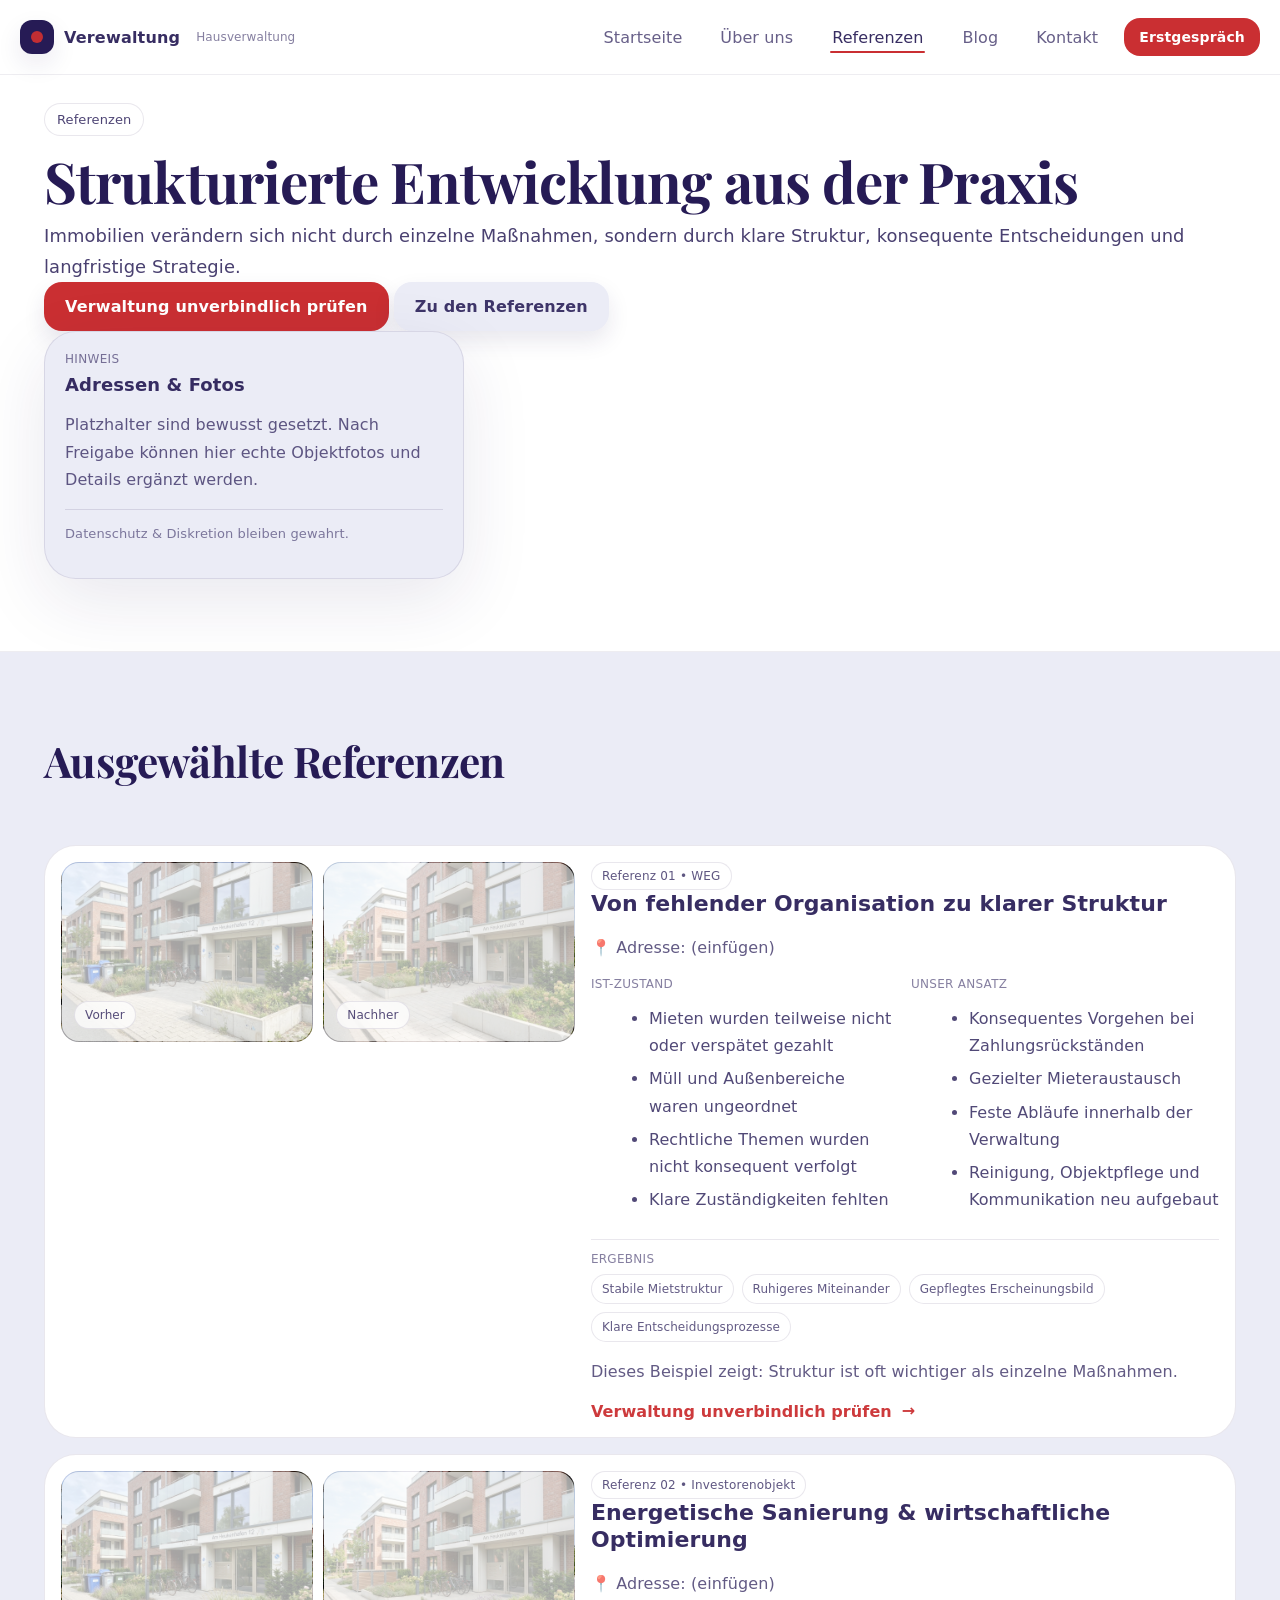
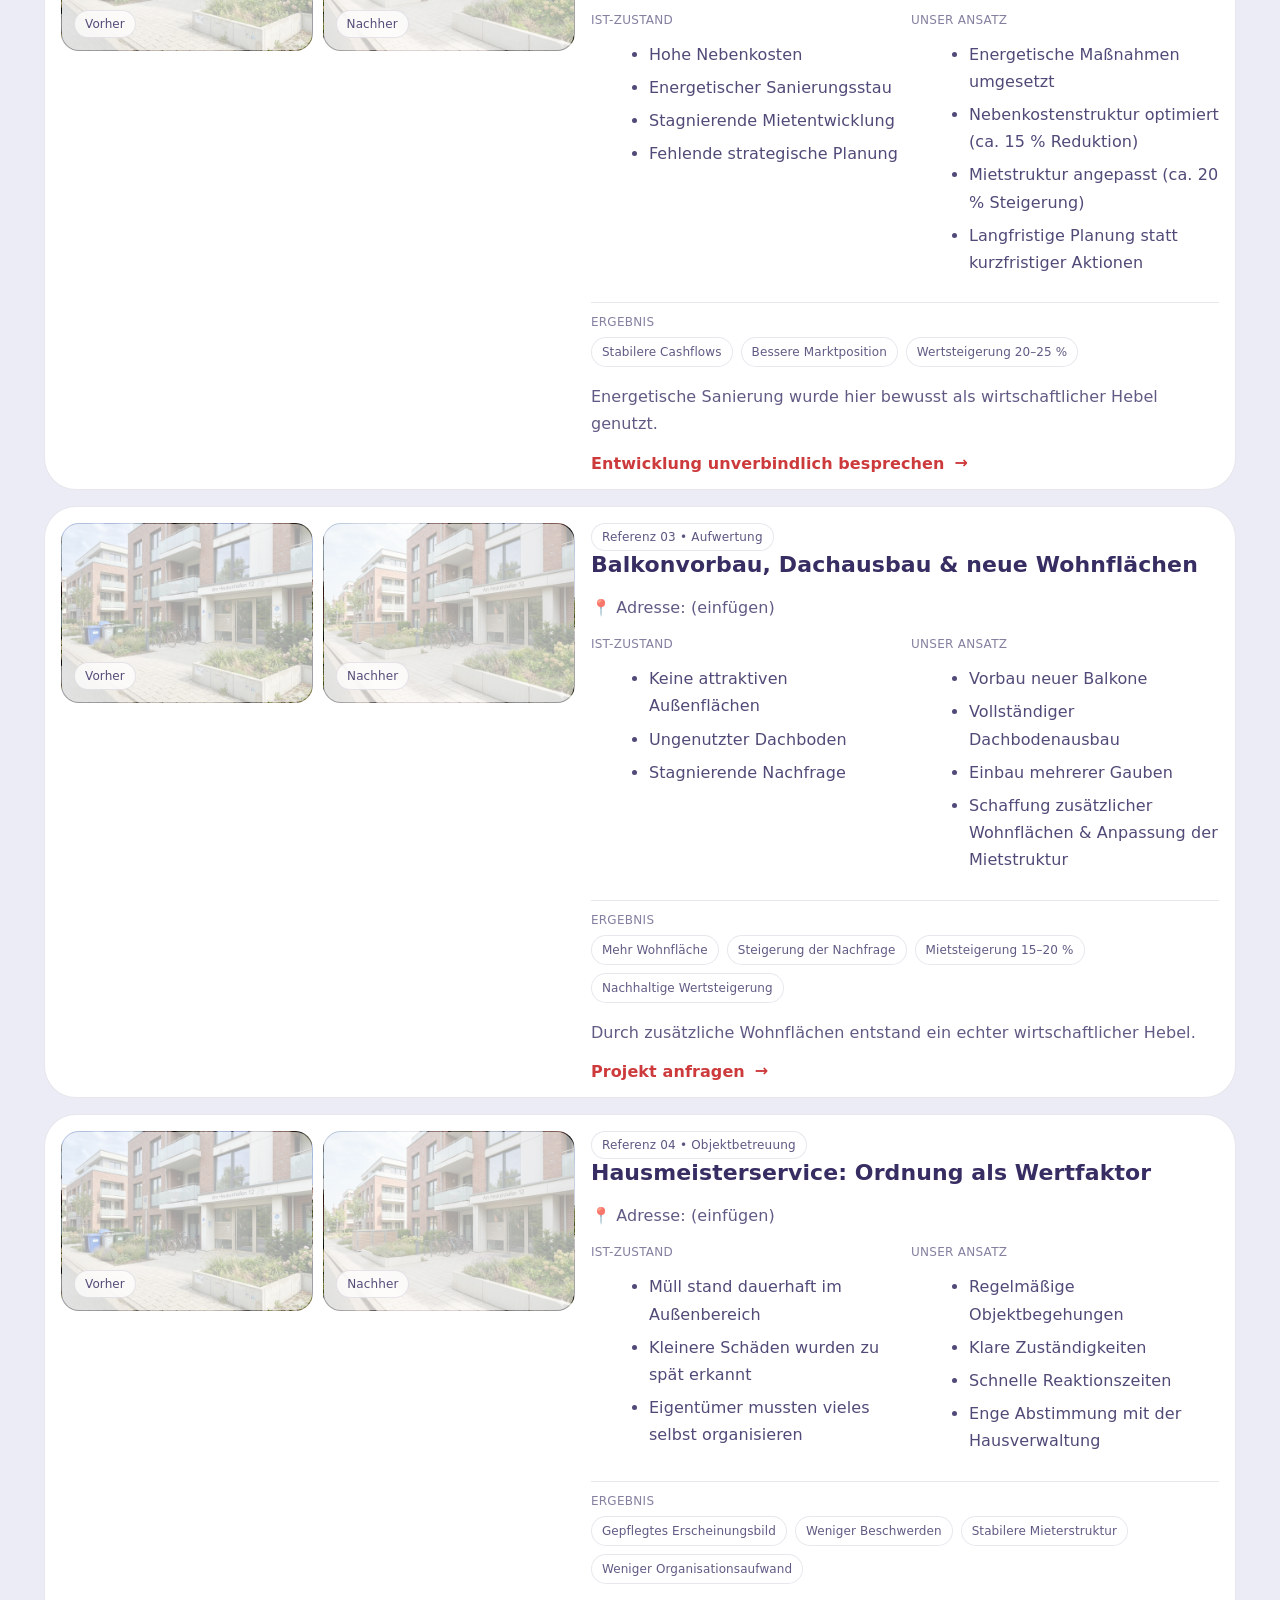
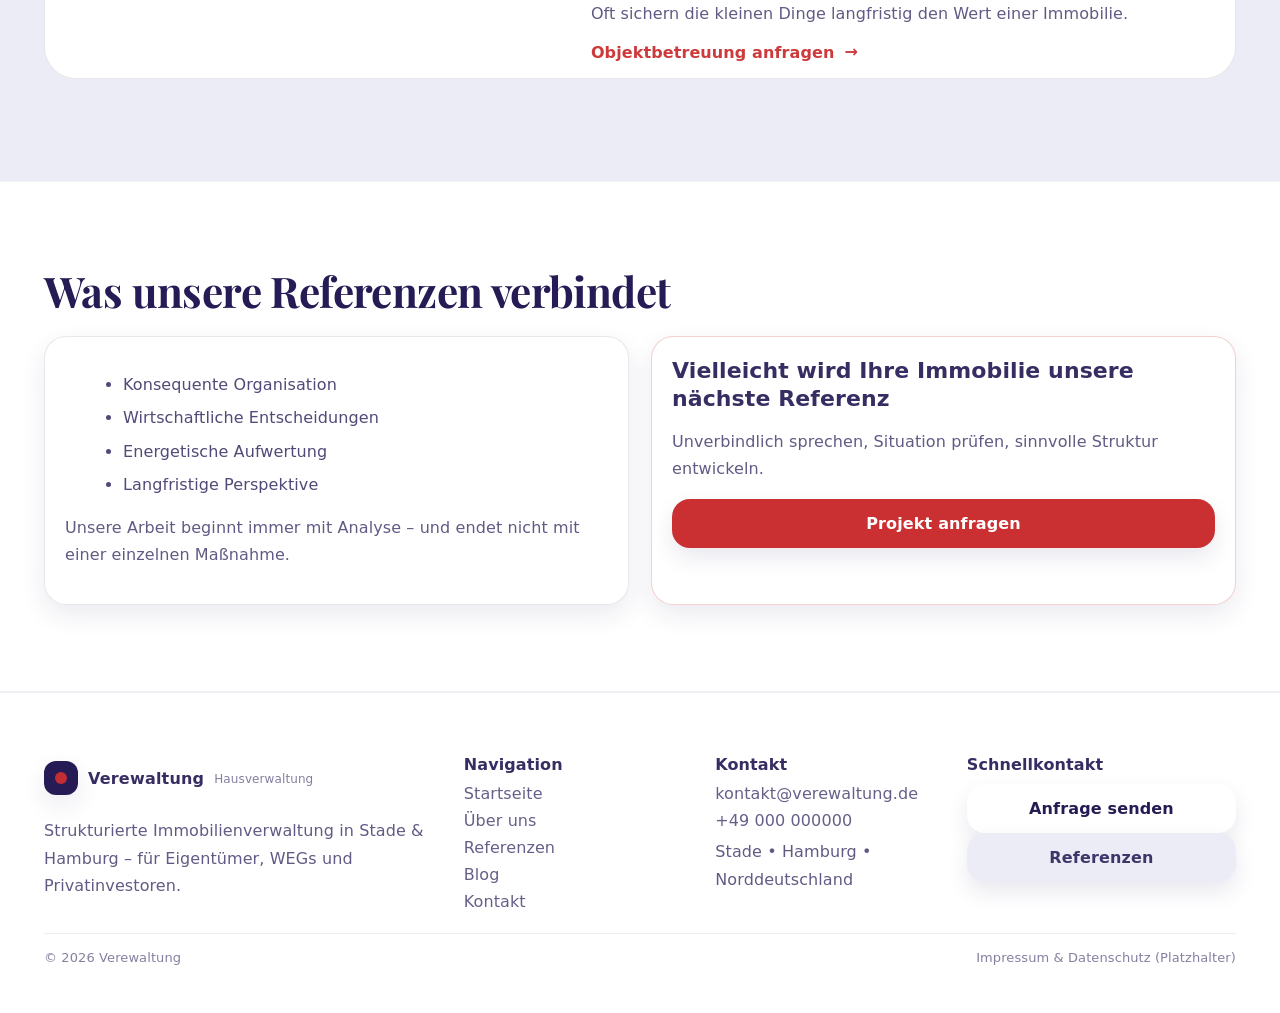
<file: referenzen.html>
<!doctype html>
<html lang="de">
  <head>
    <meta charset="UTF-8" />
    <meta name="viewport" content="width=device-width, initial-scale=1" />
    <meta name="color-scheme" content="light" />
    <title>Referenzen | Verewaltung – Strukturierte Entwicklung aus der Praxis</title>
    <meta
      name="description"
      content="Referenzen: Reale Entwicklungen in WEG und Investorenobjekten – klare Struktur, konsequente Entscheidungen, langfristige Strategie."
    />
    <link rel="canonical" href="referenzen.html" />
    <meta property="og:type" content="website" />
    <meta property="og:title" content="Referenzen | Verewaltung" />
    <meta property="og:description" content="Von organisatorischen Herausforderungen bis zur wirtschaftlichen Optimierung." />
    <meta property="og:locale" content="de_DE" />
    <meta property="og:url" content="/referenzen.html" />
    <meta property="og:image" content="assets/og.png" />
    <link rel="icon" href="assets/favicon.svg" />
    <link rel="preconnect" href="https://fonts.googleapis.com" />
    <link rel="preconnect" href="https://fonts.gstatic.com" crossorigin />
    <link
      href="https://fonts.googleapis.com/css2?family=Playfair+Display:wght@500;600;700;800&display=swap"
      rel="stylesheet"
    />
    <link rel="stylesheet" href="styles.css" />
    <script defer src="app.js"></script>
  </head>
  <body data-page="referenzen">
    <a class="skip-link" href="#main">Zum Inhalt springen</a>
    <div id="site-header"></div>

    <main id="main">
      <section class="hero hero--refs">
        <div class="hero__bg" aria-hidden="true"></div>
        <div class="container hero__grid">
          <div class="hero__copy">
            <div class="badge reveal">Referenzen</div>
            <h1 class="h1 reveal">Strukturierte Entwicklung aus der Praxis</h1>
            <p class="lead reveal">
              Immobilien verändern sich nicht durch einzelne Maßnahmen, sondern durch klare Struktur, konsequente
              Entscheidungen und langfristige Strategie.
            </p>
            <div class="cta-row reveal">
              <a class="btn btn--primary" href="kontakt.html#formular">Verwaltung unverbindlich prüfen</a>
              <a class="btn btn--ghost" href="#cases">Zu den Referenzen</a>
            </div>
          </div>
          <div class="hero__panel reveal">
            <div class="glass-card">
              <div class="glass-card__kicker">Hinweis</div>
              <div class="glass-card__title">Adressen & Fotos</div>
              <p class="muted">
                Platzhalter sind bewusst gesetzt. Nach Freigabe können hier echte Objektfotos und Details ergänzt werden.
              </p>
              <div class="divider"></div>
              <p class="muted small">Datenschutz & Diskretion bleiben gewahrt.</p>
            </div>
          </div>
        </div>
      </section>

      <section id="cases" class="section">
        <div class="container">
          <div class="section__head">
            <h2 class="h2 reveal">Ausgewählte Referenzen</h2>
            <p class="subhead reveal">Vier Beispiele – viermal Struktur als entscheidender Hebel.</p>
          </div>

          <article class="case reveal">
            <div class="case__media">
              <div class="media-pair">
                <div class="media media--before">
                  <div class="media__label">Vorher</div>
                </div>
                <div class="media media--after">
                  <div class="media__label">Nachher</div>
                </div>
              </div>
            </div>
            <div class="case__body">
              <div class="pill">Referenz 01 • WEG</div>
              <h3 class="h3">Von fehlender Organisation zu klarer Struktur</h3>
              <p class="muted">📍 Adresse: (einfügen)</p>
              <div class="case__grid">
                <div class="case__col">
                  <div class="case__kicker">Ist-Zustand</div>
                  <ul class="bullets">
                    <li>Mieten wurden teilweise nicht oder verspätet gezahlt</li>
                    <li>Müll und Außenbereiche waren ungeordnet</li>
                    <li>Rechtliche Themen wurden nicht konsequent verfolgt</li>
                    <li>Klare Zuständigkeiten fehlten</li>
                  </ul>
                </div>
                <div class="case__col">
                  <div class="case__kicker">Unser Ansatz</div>
                  <ul class="bullets">
                    <li>Konsequentes Vorgehen bei Zahlungsrückständen</li>
                    <li>Gezielter Mieteraustausch</li>
                    <li>Feste Abläufe innerhalb der Verwaltung</li>
                    <li>Reinigung, Objektpflege und Kommunikation neu aufgebaut</li>
                  </ul>
                </div>
              </div>
              <div class="case__result">
                <div class="case__kicker">Ergebnis</div>
                <div class="tags">
                  <span class="tag">Stabile Mietstruktur</span>
                  <span class="tag">Ruhigeres Miteinander</span>
                  <span class="tag">Gepflegtes Erscheinungsbild</span>
                  <span class="tag">Klare Entscheidungsprozesse</span>
                </div>
              </div>
              <p class="muted">Dieses Beispiel zeigt: Struktur ist oft wichtiger als einzelne Maßnahmen.</p>
              <a class="text-link" href="kontakt.html#formular">Verwaltung unverbindlich prüfen</a>
            </div>
          </article>

          <article class="case reveal">
            <div class="case__media">
              <div class="media-pair">
                <div class="media media--before">
                  <div class="media__label">Vorher</div>
                </div>
                <div class="media media--after">
                  <div class="media__label">Nachher</div>
                </div>
              </div>
            </div>
            <div class="case__body">
              <div class="pill">Referenz 02 • Investorenobjekt</div>
              <h3 class="h3">Energetische Sanierung & wirtschaftliche Optimierung</h3>
              <p class="muted">📍 Adresse: (einfügen)</p>
              <div class="case__grid">
                <div class="case__col">
                  <div class="case__kicker">Ist-Zustand</div>
                  <ul class="bullets">
                    <li>Hohe Nebenkosten</li>
                    <li>Energetischer Sanierungsstau</li>
                    <li>Stagnierende Mietentwicklung</li>
                    <li>Fehlende strategische Planung</li>
                  </ul>
                </div>
                <div class="case__col">
                  <div class="case__kicker">Unser Ansatz</div>
                  <ul class="bullets">
                    <li>Energetische Maßnahmen umgesetzt</li>
                    <li>Nebenkostenstruktur optimiert (ca. 15 % Reduktion)</li>
                    <li>Mietstruktur angepasst (ca. 20 % Steigerung)</li>
                    <li>Langfristige Planung statt kurzfristiger Aktionen</li>
                  </ul>
                </div>
              </div>
              <div class="case__result">
                <div class="case__kicker">Ergebnis</div>
                <div class="tags">
                  <span class="tag">Stabilere Cashflows</span>
                  <span class="tag">Bessere Marktposition</span>
                  <span class="tag">Wertsteigerung 20–25 %</span>
                </div>
              </div>
              <p class="muted">Energetische Sanierung wurde hier bewusst als wirtschaftlicher Hebel genutzt.</p>
              <a class="text-link" href="kontakt.html#formular">Entwicklung unverbindlich besprechen</a>
            </div>
          </article>

          <article class="case reveal">
            <div class="case__media">
              <div class="media-pair">
                <div class="media media--before">
                  <div class="media__label">Vorher</div>
                </div>
                <div class="media media--after">
                  <div class="media__label">Nachher</div>
                </div>
              </div>
            </div>
            <div class="case__body">
              <div class="pill">Referenz 03 • Aufwertung</div>
              <h3 class="h3">Balkonvorbau, Dachausbau & neue Wohnflächen</h3>
              <p class="muted">📍 Adresse: (einfügen)</p>
              <div class="case__grid">
                <div class="case__col">
                  <div class="case__kicker">Ist-Zustand</div>
                  <ul class="bullets">
                    <li>Keine attraktiven Außenflächen</li>
                    <li>Ungenutzter Dachboden</li>
                    <li>Stagnierende Nachfrage</li>
                  </ul>
                </div>
                <div class="case__col">
                  <div class="case__kicker">Unser Ansatz</div>
                  <ul class="bullets">
                    <li>Vorbau neuer Balkone</li>
                    <li>Vollständiger Dachbodenausbau</li>
                    <li>Einbau mehrerer Gauben</li>
                    <li>Schaffung zusätzlicher Wohnflächen & Anpassung der Mietstruktur</li>
                  </ul>
                </div>
              </div>
              <div class="case__result">
                <div class="case__kicker">Ergebnis</div>
                <div class="tags">
                  <span class="tag">Mehr Wohnfläche</span>
                  <span class="tag">Steigerung der Nachfrage</span>
                  <span class="tag">Mietsteigerung 15–20 %</span>
                  <span class="tag">Nachhaltige Wertsteigerung</span>
                </div>
              </div>
              <p class="muted">Durch zusätzliche Wohnflächen entstand ein echter wirtschaftlicher Hebel.</p>
              <a class="text-link" href="kontakt.html#formular">Projekt anfragen</a>
            </div>
          </article>

          <article class="case reveal">
            <div class="case__media">
              <div class="media-pair">
                <div class="media media--before">
                  <div class="media__label">Vorher</div>
                </div>
                <div class="media media--after">
                  <div class="media__label">Nachher</div>
                </div>
              </div>
            </div>
            <div class="case__body">
              <div class="pill">Referenz 04 • Objektbetreuung</div>
              <h3 class="h3">Hausmeisterservice: Ordnung als Wertfaktor</h3>
              <p class="muted">📍 Adresse: (einfügen)</p>
              <div class="case__grid">
                <div class="case__col">
                  <div class="case__kicker">Ist-Zustand</div>
                  <ul class="bullets">
                    <li>Müll stand dauerhaft im Außenbereich</li>
                    <li>Kleinere Schäden wurden zu spät erkannt</li>
                    <li>Eigentümer mussten vieles selbst organisieren</li>
                  </ul>
                </div>
                <div class="case__col">
                  <div class="case__kicker">Unser Ansatz</div>
                  <ul class="bullets">
                    <li>Regelmäßige Objektbegehungen</li>
                    <li>Klare Zuständigkeiten</li>
                    <li>Schnelle Reaktionszeiten</li>
                    <li>Enge Abstimmung mit der Hausverwaltung</li>
                  </ul>
                </div>
              </div>
              <div class="case__result">
                <div class="case__kicker">Ergebnis</div>
                <div class="tags">
                  <span class="tag">Gepflegtes Erscheinungsbild</span>
                  <span class="tag">Weniger Beschwerden</span>
                  <span class="tag">Stabilere Mieterstruktur</span>
                  <span class="tag">Weniger Organisationsaufwand</span>
                </div>
              </div>
              <p class="muted">Oft sichern die kleinen Dinge langfristig den Wert einer Immobilie.</p>
              <a class="text-link" href="kontakt.html#formular">Objektbetreuung anfragen</a>
            </div>
          </article>
        </div>
      </section>

      <section class="section section--dark">
        <div class="container">
          <div class="section__head">
            <h2 class="h2 reveal">Was unsere Referenzen verbindet</h2>
          </div>
          <div class="grid-2">
            <div class="card reveal">
              <ul class="bullets">
                <li>Konsequente Organisation</li>
                <li>Wirtschaftliche Entscheidungen</li>
                <li>Energetische Aufwertung</li>
                <li>Langfristige Perspektive</li>
              </ul>
              <p class="muted">Unsere Arbeit beginnt immer mit Analyse – und endet nicht mit einer einzelnen Maßnahme.</p>
            </div>
            <div class="card card--accent reveal">
              <h3 class="h3">Vielleicht wird Ihre Immobilie unsere nächste Referenz</h3>
              <p class="muted">Unverbindlich sprechen, Situation prüfen, sinnvolle Struktur entwickeln.</p>
              <a class="btn btn--primary btn--full" href="kontakt.html#formular">Projekt anfragen</a>
            </div>
          </div>
        </div>
        <div class="section__texture" aria-hidden="true"></div>
      </section>
    </main>

    <div id="site-footer"></div>
  </body>
</html>
</file>
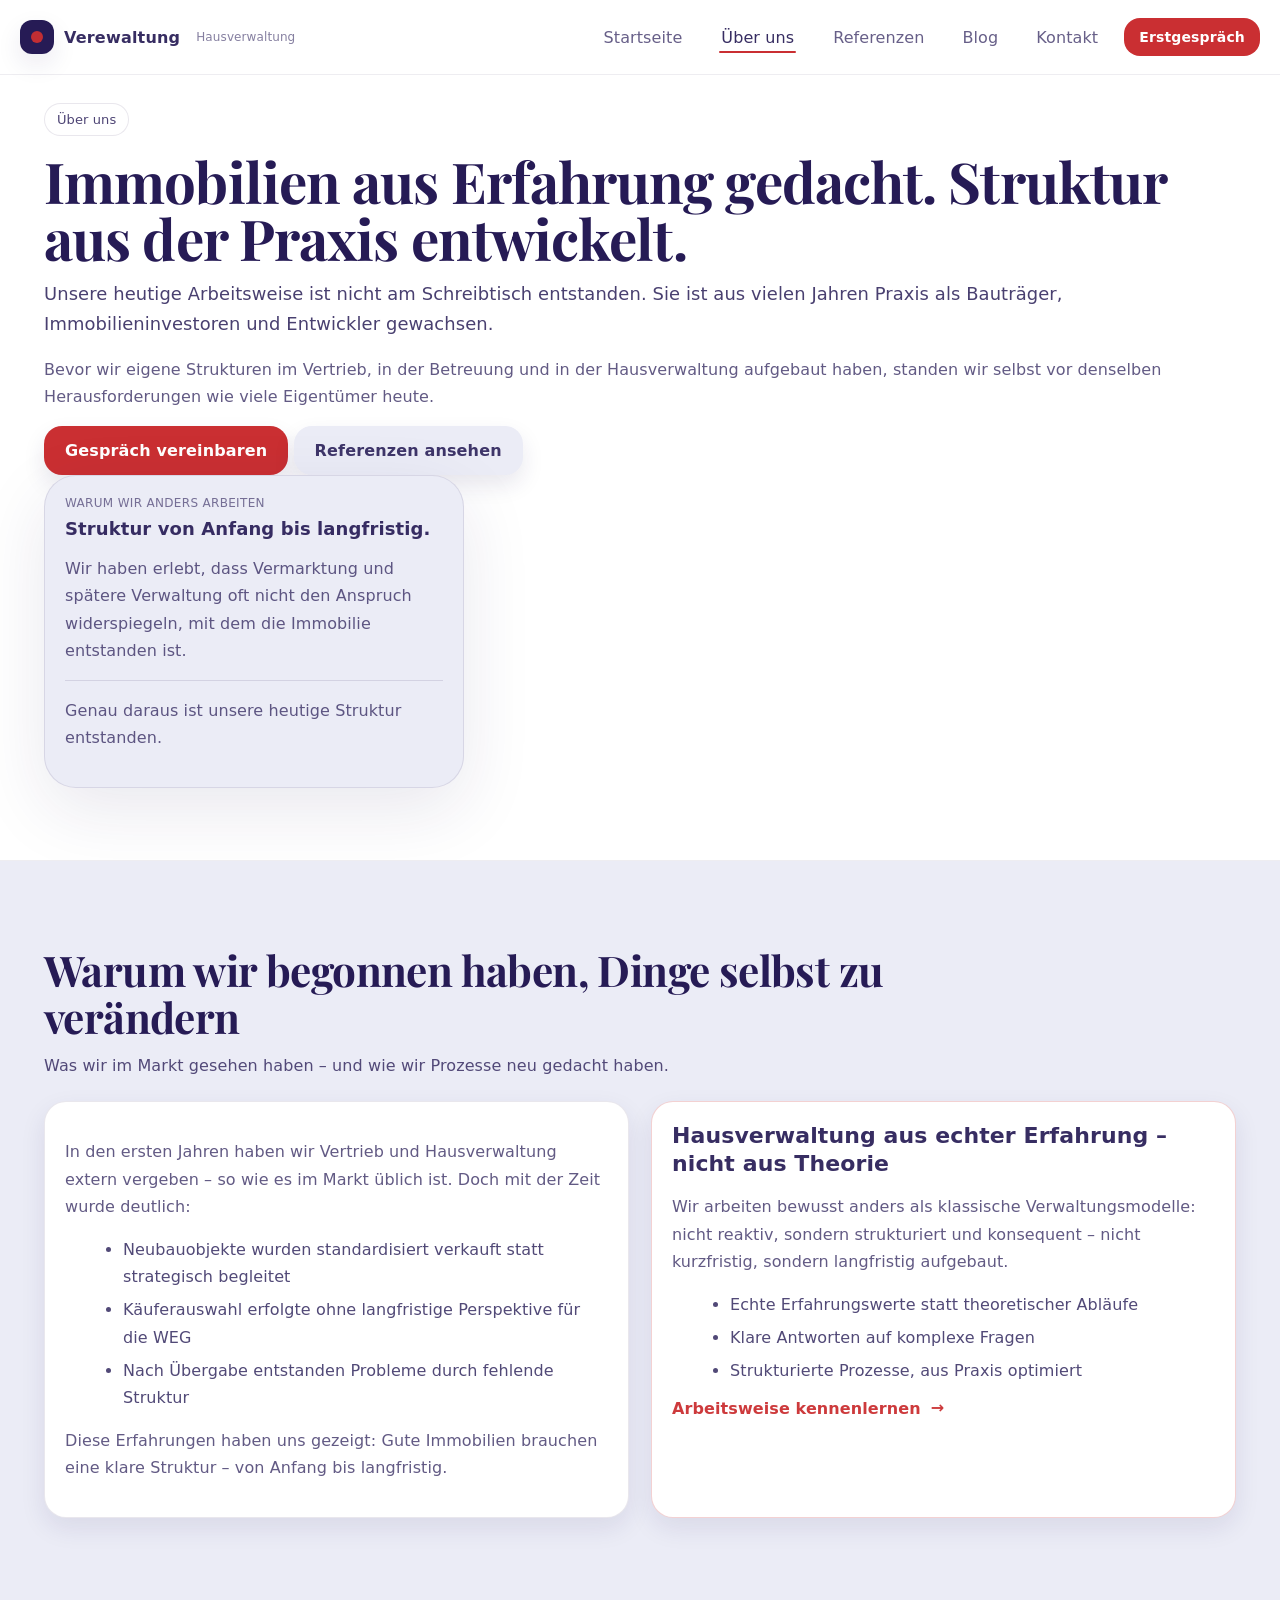
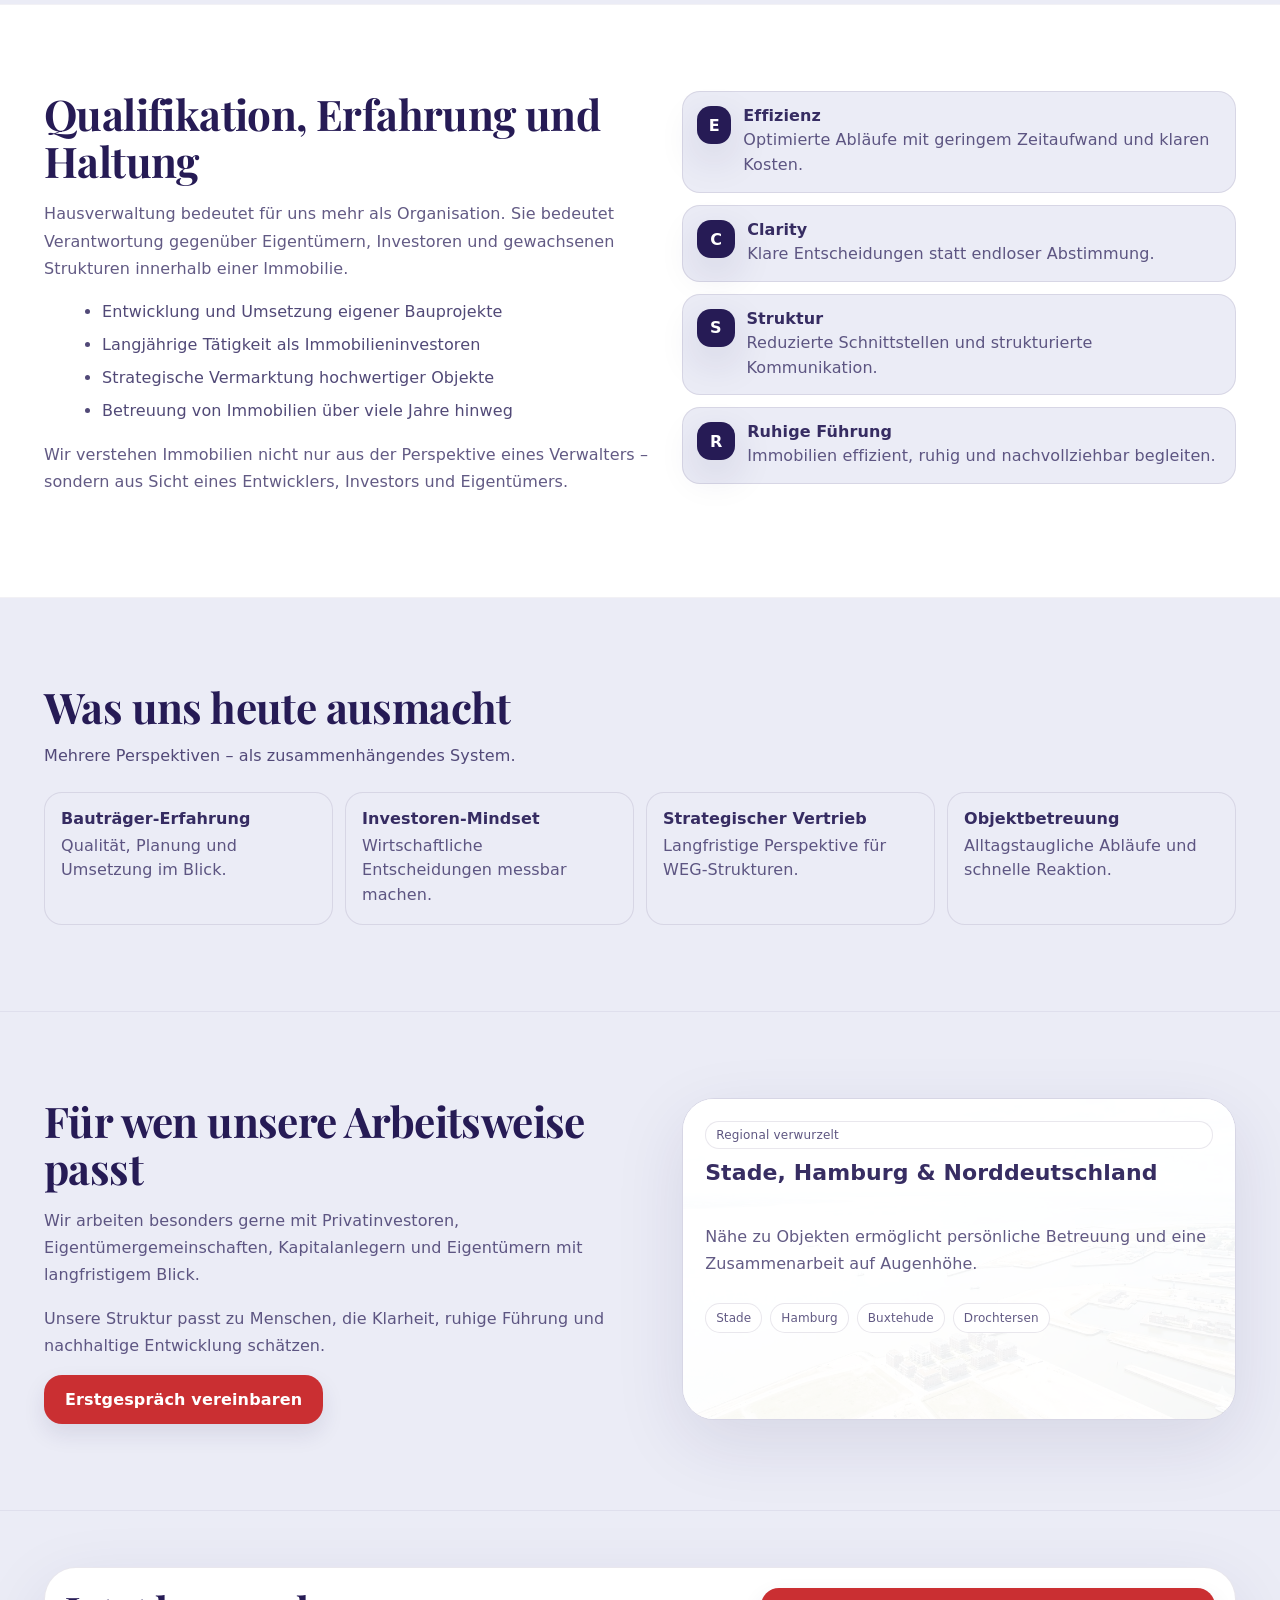
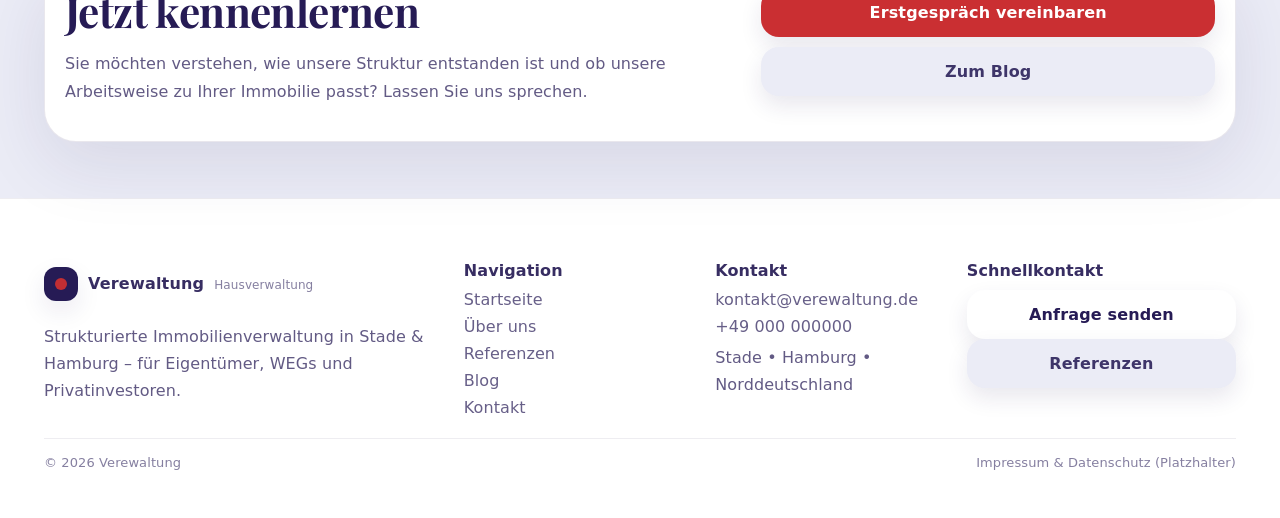
<file: ueber-uns.html>
<!doctype html>
<html lang="de">
  <head>
    <meta charset="UTF-8" />
    <meta name="viewport" content="width=device-width, initial-scale=1" />
    <meta name="color-scheme" content="light" />
    <title>Über uns | Verewaltung – Hausverwaltung aus Investorensicht</title>
    <meta
      name="description"
      content="Über uns: Immobilien aus Erfahrung gedacht. Struktur aus der Praxis entwickelt – aus Bauträger-, Investor- und Entwicklerperspektive."
    />
    <link rel="canonical" href="ueber-uns.html" />
    <meta property="og:type" content="website" />
    <meta property="og:title" content="Über uns | Verewaltung – Hausverwaltung aus Investorensicht" />
    <meta
      property="og:description"
      content="Unsere Struktur ist aus Praxis gewachsen: Bauträger-Erfahrung, Investoren-Mindset und strukturierte Hausverwaltung."
    />
    <meta property="og:locale" content="de_DE" />
    <meta property="og:url" content="/ueber-uns.html" />
    <meta property="og:image" content="assets/og.png" />
    <link rel="icon" href="assets/favicon.svg" />
    <link rel="preconnect" href="https://fonts.googleapis.com" />
    <link rel="preconnect" href="https://fonts.gstatic.com" crossorigin />
    <link
      href="https://fonts.googleapis.com/css2?family=Playfair+Display:wght@500;600;700;800&display=swap"
      rel="stylesheet"
    />
    <link rel="stylesheet" href="styles.css" />
    <script defer src="app.js"></script>
  </head>
  <body data-page="ueber-uns">
    <a class="skip-link" href="#main">Zum Inhalt springen</a>
    <div id="site-header"></div>

    <main id="main">
      <section class="hero hero--about">
        <div class="hero__bg" aria-hidden="true"></div>
        <div class="container hero__grid">
          <div class="hero__copy">
            <div class="badge reveal">Über uns</div>
            <h1 class="h1 reveal">Immobilien aus Erfahrung gedacht. Struktur aus der Praxis entwickelt.</h1>
            <p class="lead reveal">
              Unsere heutige Arbeitsweise ist nicht am Schreibtisch entstanden. Sie ist aus vielen Jahren Praxis als
              Bauträger, Immobilieninvestoren und Entwickler gewachsen.
            </p>
            <p class="reveal muted">
              Bevor wir eigene Strukturen im Vertrieb, in der Betreuung und in der Hausverwaltung aufgebaut haben,
              standen wir selbst vor denselben Herausforderungen wie viele Eigentümer heute.
            </p>
            <div class="cta-row reveal">
              <a class="btn btn--primary" href="kontakt.html#formular">Gespräch vereinbaren</a>
              <a class="btn btn--ghost" href="referenzen.html">Referenzen ansehen</a>
            </div>
          </div>
          <div class="hero__panel reveal">
            <div class="glass-card">
              <div class="glass-card__kicker">Warum wir anders arbeiten</div>
              <div class="glass-card__title">Struktur von Anfang bis langfristig.</div>
              <p class="muted">
                Wir haben erlebt, dass Vermarktung und spätere Verwaltung oft nicht den Anspruch widerspiegeln, mit dem
                die Immobilie entstanden ist.
              </p>
              <div class="divider"></div>
              <p class="muted">Genau daraus ist unsere heutige Struktur entstanden.</p>
            </div>
          </div>
        </div>
      </section>

      <section class="section">
        <div class="container">
          <div class="section__head">
            <h2 class="h2 reveal">Warum wir begonnen haben, Dinge selbst zu verändern</h2>
            <p class="subhead reveal">Was wir im Markt gesehen haben – und wie wir Prozesse neu gedacht haben.</p>
          </div>
          <div class="grid-2">
            <div class="card reveal">
              <p class="muted">
                In den ersten Jahren haben wir Vertrieb und Hausverwaltung extern vergeben – so wie es im Markt üblich
                ist. Doch mit der Zeit wurde deutlich:
              </p>
              <ul class="bullets">
                <li>Neubauobjekte wurden standardisiert verkauft statt strategisch begleitet</li>
                <li>Käuferauswahl erfolgte ohne langfristige Perspektive für die WEG</li>
                <li>Nach Übergabe entstanden Probleme durch fehlende Struktur</li>
              </ul>
              <p class="muted">
                Diese Erfahrungen haben uns gezeigt: Gute Immobilien brauchen eine klare Struktur – von Anfang bis
                langfristig.
              </p>
            </div>
            <div class="card card--accent reveal">
              <h3 class="h3">Hausverwaltung aus echter Erfahrung – nicht aus Theorie</h3>
              <p class="muted">
                Wir arbeiten bewusst anders als klassische Verwaltungsmodelle: nicht reaktiv, sondern strukturiert und
                konsequent – nicht kurzfristig, sondern langfristig aufgebaut.
              </p>
              <ul class="bullets">
                <li>Echte Erfahrungswerte statt theoretischer Abläufe</li>
                <li>Klare Antworten auf komplexe Fragen</li>
                <li>Strukturierte Prozesse, aus Praxis optimiert</li>
              </ul>
              <a class="text-link" href="kontakt.html#formular">Arbeitsweise kennenlernen</a>
            </div>
          </div>
        </div>
      </section>

      <section class="section section--dark">
        <div class="container">
          <div class="split">
            <div class="reveal">
              <h2 class="h2">Qualifikation, Erfahrung und Haltung</h2>
              <p class="muted">
                Hausverwaltung bedeutet für uns mehr als Organisation. Sie bedeutet Verantwortung gegenüber Eigentümern,
                Investoren und gewachsenen Strukturen innerhalb einer Immobilie.
              </p>
              <ul class="bullets">
                <li>Entwicklung und Umsetzung eigener Bauprojekte</li>
                <li>Langjährige Tätigkeit als Immobilieninvestoren</li>
                <li>Strategische Vermarktung hochwertiger Objekte</li>
                <li>Betreuung von Immobilien über viele Jahre hinweg</li>
              </ul>
              <p class="muted">
                Wir verstehen Immobilien nicht nur aus der Perspektive eines Verwalters – sondern aus Sicht eines
                Entwicklers, Investors und Eigentümers.
              </p>
            </div>
            <div class="feature-list reveal">
              <div class="feature">
                <div class="feature__icon" aria-hidden="true">E</div>
                <div class="feature__body">
                  <div class="feature__title">Effizienz</div>
                  <div class="feature__text">Optimierte Abläufe mit geringem Zeitaufwand und klaren Kosten.</div>
                </div>
              </div>
              <div class="feature">
                <div class="feature__icon" aria-hidden="true">C</div>
                <div class="feature__body">
                  <div class="feature__title">Clarity</div>
                  <div class="feature__text">Klare Entscheidungen statt endloser Abstimmung.</div>
                </div>
              </div>
              <div class="feature">
                <div class="feature__icon" aria-hidden="true">S</div>
                <div class="feature__body">
                  <div class="feature__title">Struktur</div>
                  <div class="feature__text">Reduzierte Schnittstellen und strukturierte Kommunikation.</div>
                </div>
              </div>
              <div class="feature">
                <div class="feature__icon" aria-hidden="true">R</div>
                <div class="feature__body">
                  <div class="feature__title">Ruhige Führung</div>
                  <div class="feature__text">Immobilien effizient, ruhig und nachvollziehbar begleiten.</div>
                </div>
              </div>
            </div>
          </div>
        </div>
        <div class="section__texture" aria-hidden="true"></div>
      </section>

      <section class="section">
        <div class="container">
          <div class="section__head">
            <h2 class="h2 reveal">Was uns heute ausmacht</h2>
            <p class="subhead reveal">Mehrere Perspektiven – als zusammenhängendes System.</p>
          </div>
          <div class="cards-4">
            <div class="mini reveal">
              <div class="mini__title">Bauträger-Erfahrung</div>
              <div class="mini__text">Qualität, Planung und Umsetzung im Blick.</div>
            </div>
            <div class="mini reveal">
              <div class="mini__title">Investoren-Mindset</div>
              <div class="mini__text">Wirtschaftliche Entscheidungen messbar machen.</div>
            </div>
            <div class="mini reveal">
              <div class="mini__title">Strategischer Vertrieb</div>
              <div class="mini__text">Langfristige Perspektive für WEG-Strukturen.</div>
            </div>
            <div class="mini reveal">
              <div class="mini__title">Objektbetreuung</div>
              <div class="mini__text">Alltagstaugliche Abläufe und schnelle Reaktion.</div>
            </div>
          </div>
        </div>
      </section>

      <section class="section section--soft">
        <div class="container">
          <div class="split">
            <div class="reveal">
              <h2 class="h2">Für wen unsere Arbeitsweise passt</h2>
              <p class="muted">
                Wir arbeiten besonders gerne mit Privatinvestoren, Eigentümergemeinschaften, Kapitalanlegern und
                Eigentümern mit langfristigem Blick.
              </p>
              <p class="muted">
                Unsere Struktur passt zu Menschen, die Klarheit, ruhige Führung und nachhaltige Entwicklung schätzen.
              </p>
              <a class="btn btn--primary" href="kontakt.html#formular">Erstgespräch vereinbaren</a>
            </div>
            <div class="map-card reveal">
              <div class="map-card__bg" aria-hidden="true"></div>
              <div class="map-card__content">
                <div class="pill">Regional verwurzelt</div>
                <h3 class="h3">Stade, Hamburg & Norddeutschland</h3>
                <p class="muted">
                  Nähe zu Objekten ermöglicht persönliche Betreuung und eine Zusammenarbeit auf Augenhöhe.
                </p>
                <div class="tags">
                  <span class="tag">Stade</span>
                  <span class="tag">Hamburg</span>
                  <span class="tag">Buxtehude</span>
                  <span class="tag">Drochtersen</span>
                </div>
              </div>
            </div>
          </div>
        </div>
      </section>

      <section class="section section--cta">
        <div class="container">
          <div class="cta-band reveal">
            <div class="cta-band__copy">
              <h2 class="h2">Jetzt kennenlernen</h2>
              <p class="muted">
                Sie möchten verstehen, wie unsere Struktur entstanden ist und ob unsere Arbeitsweise zu Ihrer Immobilie
                passt? Lassen Sie uns sprechen.
              </p>
            </div>
            <div class="cta-band__actions">
              <a class="btn btn--primary btn--full" href="kontakt.html#formular">Erstgespräch vereinbaren</a>
              <a class="btn btn--ghost btn--full" href="blog.html">Zum Blog</a>
            </div>
          </div>
        </div>
      </section>
    </main>

    <div id="site-footer"></div>
  </body>
</html>
</file>
<file: styles.css>
:root{
  --bg0:#FFFFFF;
  --bg1:#EBECF6;
  --card:#FFFFFF;
  --line:rgba(38,27,85,.10);
  --text:rgba(38,27,85,.92);
  --muted:rgba(38,27,85,.72);
  --muted2:rgba(38,27,85,.56);
  --brand:#CA2F32;
  --brand2:#261B55;
  --gold:#CA2F32;
  --shadow:0 22px 70px rgba(38,27,85,.10);
  --shadow2:0 10px 26px rgba(38,27,85,.09);
  --radius:22px;
  --radius2:32px;
  --max:1240px;
  --ease:cubic-bezier(.2,.8,.2,1);
  --font-body: ui-sans-serif, system-ui, -apple-system, Segoe UI, Roboto, Helvetica, Arial, "Apple Color Emoji", "Segoe UI Emoji";
  --font-display: "Playfair Display", ui-serif, "Times New Roman", Times, serif;
  --mx:.5;
  --my:.25;
  --s1:8px;
  --s2:12px;
  --s3:16px;
  --s4:22px;
  --s5:28px;
  --s6:38px;
  --s7:52px;
  --s8:76px;
}

*{box-sizing:border-box}
html{scroll-behavior:smooth}
body{
  margin:0;
  font-family:var(--font-body);
  color:var(--text);
  background: var(--bg1);
  min-height:100vh;
  text-rendering: optimizeLegibility;
  -webkit-font-smoothing: antialiased;
  -moz-osx-font-smoothing: grayscale;
  letter-spacing: .1px;
}

body::before{
  content:none;
}

a{color:inherit}
a:focus-visible, button:focus-visible, .btn:focus-visible, .nav__toggle:focus-visible, input:focus-visible, textarea:focus-visible, select:focus-visible{
  outline: 2px solid var(--brand);
  outline-offset: 3px;
}
button{font-family:inherit}
.sr-only{
  position:absolute !important;
  width:1px;height:1px;
  padding:0;margin:-1px;
  overflow:hidden;clip:rect(0,0,0,0);
  white-space:nowrap;border:0;
}
.skip-link{
  position:fixed;left:12px;top:12px;
  padding:10px 12px;
  border-radius:12px;
  background:#FFFFFF;
  border:1px solid var(--line);
  backdrop-filter: blur(10px);
  transform:translateY(-160%);
  transition:transform .2s var(--ease);
  z-index:9999;
}
.skip-link:focus{transform:translateY(0)}

.container{max-width:var(--max); margin:0 auto; padding:0 22px}
@media (min-width: 1200px){
  .container{padding:0 24px}
}

/* Header */
.site-header{
  position:sticky; top:0; z-index:50;
  background:#FFFFFF;
  border-bottom:1px solid rgba(38,27,85,.08);
}
.site-header[data-elevated="true"]{
  background:#FFFFFF;
  border-bottom:1px solid rgba(38,27,85,.12);
  box-shadow: 0 10px 28px rgba(38,27,85,.08);
}
.site-header__row{display:flex; align-items:center; justify-content:space-between; gap:16px; padding:14px 0}

.brand{
  display:flex; align-items:center; gap:10px;
  text-decoration:none;
  padding:6px 0;
}
.brand__mark{
  position:relative;
  width:34px;height:34px;border-radius:12px;
  background: var(--brand2);
  border:1px solid rgba(38,27,85,.12);
  box-shadow: var(--shadow2);
}
.brand__mark::after{
  content:"";
  position:absolute;
  inset:10px;
  border-radius:8px;
  background: var(--brand);
  opacity:.95;
}
.brand__name{font-weight:700; letter-spacing:.2px}
.brand__sub{color:var(--muted2); font-size:12px; margin-left:6px; white-space:nowrap}
.brand--footer .brand__sub{display:block; margin:0; margin-top:2px}

.nav{display:flex; align-items:center; gap:10px}
.nav__toggle{
  display:none;
  border:1px solid var(--line);
  background:#FFFFFF;
  color:var(--text);
  border-radius:14px;
  padding:10px 12px;
  cursor:pointer;
}
.nav__toggle-line{
  display:block;width:18px;height:2px;
  background:rgba(38,27,85,.70);
  margin:4px 0;border-radius:999px;
}
.nav__panel{display:flex; align-items:center; gap:14px}
.nav__list{display:flex; list-style:none; padding:0; margin:0; gap:14px; align-items:center}
.nav__link{
  display:inline-flex;
  padding:10px 12px;
  border-radius:14px;
  text-decoration:none;
  color:rgba(38,27,85,.70);
  position:relative;
  transition: background .2s var(--ease), color .2s var(--ease), transform .2s var(--ease);
}
.nav__link::after{
  content:"";
  position:absolute;
  left:10px; right:10px;
  bottom:4px;
  height:2px;
  border-radius:999px;
  background: var(--brand);
  opacity:0;
  transform: scaleX(.85);
  transition: opacity .2s var(--ease), transform .2s var(--ease);
}
.nav__link:hover{background:transparent; color:rgba(38,27,85,.92)}
.nav__link:hover::after{opacity:.45; transform: scaleX(1)}
.nav__link.is-active{
  background:transparent;
  border:1px solid transparent;
  color:rgba(38,27,85,.92);
  box-shadow:none;
}
.nav__link.is-active::after{opacity:1; transform: scaleX(1)}
.nav__cta .btn{box-shadow:none}

html.nav-open{overflow:hidden}

/* Buttons */
.btn{
  display:inline-flex; align-items:center; justify-content:center;
  gap:10px;
  padding:14px 20px;
  border-radius:18px;
  border:1px solid transparent;
  text-decoration:none;
  font-weight:720;
  letter-spacing:.15px;
  box-shadow: 0 10px 22px rgba(38,27,85,.10);
  transition:
    transform .18s var(--ease),
    box-shadow .18s var(--ease),
    background .18s var(--ease),
    color .18s var(--ease),
    border-color .18s var(--ease);
}
.btn:hover{ transform:translateY(-2px); box-shadow: 0 16px 34px rgba(38,27,85,.14) }
.btn:active{ transform:translateY(0) }
.btn--primary{
  background: var(--brand);
  color:#ffffff;
  border-color: transparent;
}
.btn--primary:hover{background: var(--brand2)}
.btn--secondary{
  background: #FFFFFF;
  color:#261B55;
  border-color: transparent;
}
.btn--secondary:hover{background:#EBECF6; color: var(--brand2)}
.btn--ghost{
  background:#EBECF6;
  color:rgba(38,27,85,.88);
  border-color: transparent;
}
.btn--ghost:hover{background:#FFFFFF}
.btn--full{width:100%}
.btn--small{padding:10px 14px; border-radius:16px; font-size:14px}

.badge{
  display:inline-flex;
  padding:8px 12px;
  border-radius:999px;
  border:1px solid rgba(38,27,85,.10);
  background:#FFFFFF;
  color:rgba(38,27,85,.82);
  box-shadow: none;
  font-size:13px;
}
.pill{
  display:inline-flex;
  padding:6px 10px;
  border-radius:999px;
  border:1px solid rgba(38,27,85,.10);
  background:#FFFFFF;
  color:rgba(38,27,85,.74);
  font-size:12px;
  letter-spacing:.2px;
  white-space:nowrap;
}
.tag{
  display:inline-flex;
  padding:7px 10px;
  border-radius:999px;
  border:1px solid rgba(38,27,85,.10);
  background:#FFFFFF;
  color:rgba(38,27,85,.72);
  font-size:12px;
}
.tags{display:flex; flex-wrap:wrap; gap:8px}

/* Typography */
.h1{
  font-family:var(--font-display);
  font-size: clamp(38px, 4.4vw, 64px);
  line-height:1.02;
  margin:16px 0 12px;
  letter-spacing:-.9px;
  color:var(--brand2);
}
.h2{
  font-family:var(--font-display);
  font-size: clamp(30px, 3.3vw, 44px);
  line-height:1.10;
  margin:0 0 12px;
  letter-spacing:-.6px;
  color:var(--brand2);
}
.h3{font-size: clamp(18px, 2vw, 22px); line-height:1.25; margin:0 0 10px}
.lead{
  font-size: clamp(16px, 1.4vw, 19px);
  color:rgba(38,27,85,.84);
  line-height:1.7;
  margin:0;
}
.muted{color:var(--muted); line-height:1.7}
.small{font-size:13px; color:var(--muted2); line-height:1.6}
.subhead{color:rgba(38,27,85,.78); margin:0; line-height:1.7}

/* Hero */
.hero{
  position:relative;
  padding: 28px 0 72px;
  overflow:hidden;
  border-bottom:1px solid rgba(38,27,85,.08);
  background:#FFFFFF;
}
.hero--band{
  padding: 26px 0 64px;
  background: var(--bg1);
}
.hero-band{
  display:grid;
  grid-template-columns: 1.05fr .95fr;
  gap:24px;
  align-items:center;
}
.hero-band__content .badge{background:#EBECF6}
.hero--band .h1{
  font-family:var(--font-display);
  font-size: clamp(38px, 4.2vw, 62px);
  margin-top:16px;
  letter-spacing:-.9px;
}
.hero-band__content .lead{margin-top: 8px}
.hero-band__content .badge{
  padding:7px 12px;
  border-radius:999px;
}
.hero-band__rule{
  height:4px;
  width:64px;
  background: var(--brand);
  border-radius:999px;
  margin:14px 0 10px;
}
.hero-band__content .lead{max-width: 62ch}
.hero-band__meta{
  display:flex;
  flex-wrap:wrap;
  gap:10px;
  margin-top:14px;
}
.hero-band__meta .pill{
  background:#FFFFFF;
  border-color: rgba(38,27,85,.12);
}
.hero-band__actions{
  display:flex;
  gap:14px;
  align-items:center;
  flex-wrap:wrap;
  margin-top:18px;
}
.hero-band__actions .btn--primary{padding:14px 22px; border-radius:18px}
.hero-band__actions .text-link{font-size:15px}
.hero-band__stats{
  margin-top:18px;
  display:grid;
  grid-template-columns: repeat(3, max-content);
  gap:18px;
  align-items:center;
  color:rgba(38,27,85,.70);
}
.hero-band__stats > div{display:flex; gap:8px; align-items:baseline}
.hero-band__stats strong{
  font-size:22px;
  color: var(--brand2);
}
.hero-band__stats span{font-size:12px; color:rgba(38,27,85,.56)}
.hero-band__stats > div:not(:last-child)::after{
  content:"";
  width:1px;
  height:18px;
  background: rgba(38,27,85,.12);
  margin-left:10px;
  align-self:center;
}

.hero-band__media{
  width:100%;
  align-self:stretch;
}
.hero-band__image{
  width:100%;
  border-radius: var(--radius2);
  border:1px solid rgba(38,27,85,.10);
  box-shadow: 0 18px 60px rgba(38,27,85,.14);
  background: url("assets/hero.jpg");
  background-size: cover;
  background-position: center;
  min-height: clamp(520px, 68vh, 760px);
  height:100%;
  transform: translateZ(0) translate(calc(var(--px, 0) * 8px), calc(var(--py, 0) * 8px)) scale(1.02);
  transition: transform .5s var(--ease);
  position:relative;
  overflow:hidden;
}
.hero-band__image::after{
  content:"";
  position:absolute; inset:0;
  background: rgba(255,255,255,.10);
}

.hero-band__content{
  padding-top: 10px;
}
.hero-band__stats{
  padding-top: 14px;
  border-top: 1px solid rgba(38,27,85,.10);
}

/* Hero variants (CSS-only). Switch by adding one class to the hero section:
   - hero--v1 (default): current
   - hero--v2: more minimal, calmer
   - hero--v3: stronger media, cleaner stats
   - hero--v4: editorial frame (premium) */

.hero--v2 .hero-band{grid-template-columns: 1.15fr .85fr; gap:28px}
.hero--v2 .hero--band .h1{letter-spacing:-.55px}
.hero--v2 .hero-band__rule{width:52px; height:3px; margin:16px 0 12px}
.hero--v2 .hero-band__meta{margin-top:12px}
.hero--v2 .hero-band__actions{margin-top:16px}
.hero--v2 .hero-band__stats{
  display:flex;
  gap:14px;
  margin-top:16px;
}
.hero--v2 .hero-band__stats > div:not(:last-child)::after{display:none}
.hero--v2 .hero-band__stats > div{
  background:#FFFFFF;
  border:1px solid rgba(38,27,85,.10);
  border-radius:999px;
  padding:10px 12px;
}
.hero--v2 .hero-band__stats strong{font-size:18px}
.hero--v2 .hero-band__image{
  min-height: 520px;
  border-radius: 32px;
  box-shadow: 0 20px 60px rgba(38,27,85,.14);
}
.hero--v2 .hero-band__image::after{background: rgba(255,255,255,.06)}

.hero--v3 .hero-band{grid-template-columns: 1fr 1fr; align-items:start}
.hero--v3 .hero-band__content{padding-top:8px}
.hero--v3 .hero-band__meta .pill{background:#EBECF6}
.hero--v3 .hero-band__actions .btn--primary{background: var(--brand2); border-color: rgba(38,27,85,.20)}
.hero--v3 .hero-band__actions .btn--primary:hover{background: rgba(38,27,85,.92)}
.hero--v3 .hero-band__stats{
  grid-template-columns: 1fr;
  gap:10px;
  margin-top:18px;
}
.hero--v3 .hero-band__stats > div{
  justify-content:space-between;
  width: min(420px, 100%);
  padding:12px 12px;
  border:1px solid rgba(38,27,85,.10);
  border-radius:18px;
  background:#FFFFFF;
}
.hero--v3 .hero-band__stats > div:not(:last-child)::after{display:none}
.hero--v3 .hero-band__stats strong{font-size:20px}
.hero--v3 .hero-band__stats span{font-size:13px}
.hero--v3 .hero-band__image{
  min-height: 560px;
  border-radius: 28px;
  box-shadow: 0 22px 70px rgba(38,27,85,.16);
}
.hero--v3 .hero-band__image::after{background: rgba(255,255,255,.12)}

.hero--v4 .hero-band{
  grid-template-columns: 1.05fr .95fr;
  gap:30px;
  align-items:center;
}
.hero--v4 .hero-band__rule{
  width:44px;
  height:4px;
  margin:16px 0 12px;
}
.hero--v4 .hero-band__content .lead{
  max-width: 58ch;
}
.hero--v4 .hero-band__meta .pill{
  background:#FFFFFF;
}
.hero--v4 .hero-band__actions{
  margin-top:18px;
}
.hero--v4 .hero-band__stats{
  display:flex;
  gap:16px;
  margin-top:16px;
}
.hero--v4 .hero-band__stats > div{
  position:relative;
  padding-left:12px;
}
.hero--v4 .hero-band__stats > div::before{
  content:"";
  position:absolute;
  left:0;
  top:6px;
  bottom:6px;
  width:3px;
  border-radius:999px;
  background: var(--brand);
  opacity:.9;
}
.hero--v4 .hero-band__stats > div:not(:last-child)::after{display:none}
.hero--v4 .hero-band__image{
  min-height: 520px;
  border-radius: 24px;
  border:1px solid rgba(38,27,85,.10);
  box-shadow: 0 18px 55px rgba(38,27,85,.14);
}
.hero--v4 .hero-band__image::after{background: rgba(255,255,255,.08)}
.hero--v4 .hero-band__media{
  position:relative;
}
.hero--v4 .hero-band__media::before{
  content:"";
  position:absolute;
  inset: 12px 12px -12px -12px;
  border-radius: 24px;
  border:1px solid rgba(38,27,85,.12);
  background: transparent;
  pointer-events:none;
}

.glass-card{
  width:min(420px, 100%);
  border-radius: var(--radius2);
  background:#EBECF6;
  border:1px solid rgba(38,27,85,.10);
  box-shadow: var(--shadow);
  padding:20px;
}
.glass-card--hero{align-self:flex-start}
.glass-card__kicker{color:rgba(38,27,85,.60); font-size:12px; letter-spacing:.32px; text-transform:uppercase}
.glass-card__title{font-weight:720; font-size:18px; margin:8px 0 12px}
.divider{height:1px; background:rgba(38,27,85,.12); margin:14px 0}

.checklist{list-style:none; padding:0; margin:0 0 14px}
.checklist li{position:relative; padding-left:26px; margin:10px 0; color:rgba(38,27,85,.80); line-height:1.55}
.checklist li::before{
  content:"";
  position:absolute; left:0; top:.32em;
  width:16px;height:16px;border-radius:7px;
  background: var(--brand);
  box-shadow: 0 12px 30px rgba(38,27,85,.16);
}

.trust{display:flex; gap:16px; margin-top:18px; flex-wrap:wrap}
.trust__item{
  padding:12px 14px;
  border:1px solid rgba(38,27,85,.10);
  border-radius:18px;
  background:#FFFFFF;
  min-width:160px;
}
.trust__value{
  font-weight:760;
  letter-spacing:-.4px;
  font-size:22px;
  color: var(--brand2);
}
.trust__label{color:var(--muted2); font-size:12px; margin-top:2px}

/* Sections */
.section{padding:86px 0}
.section__head{max-width: 860px; margin-bottom:22px}
.section__head .subhead{max-width: 70ch}
.section--soft{
  background: var(--bg1);
  border-top:1px solid rgba(38,27,85,.06);
  border-bottom:1px solid rgba(38,27,85,.06);
}
.steps-section{
  background:#FFFFFF;
  border-top:1px solid rgba(38,27,85,.06);
  border-bottom:1px solid rgba(38,27,85,.06);
}
.section--dark{
  background:#FFFFFF;
  border-top:1px solid rgba(38,27,85,.06);
  border-bottom:1px solid rgba(38,27,85,.06);
  position:relative;
  overflow:hidden;
}
.section--cta{padding:56px 0}
.section__texture{
  display:none;
}

.grid-2{display:grid; grid-template-columns:1fr 1fr; gap:16px; align-items:stretch}
.split{display:grid; grid-template-columns:1.05fr .95fr; gap:18px; align-items:start}

/* Investor section */
.investor{
  background:#FFFFFF;
}
.investor__grid{
  display:grid;
  grid-template-columns: 1.05fr .95fr;
  grid-template-areas:
    "copy visual"
    "features features";
  gap:28px;
  align-items:start;
}
.investor__copy{grid-area:copy}
.investor__visual{grid-area:visual}
.investor__features{
  grid-area:features;
  display:grid;
  grid-template-columns: repeat(4, minmax(0, 1fr));
  gap:14px;
}

.investor__quote{
  margin-top:18px;
  padding:18px 18px 18px 18px;
  border-left:4px solid var(--brand);
  background:#EBECF6;
  border-radius: 18px;
}
.investor__quote-mark{
  font-family:var(--font-display);
  font-size:34px;
  line-height:1;
  color: var(--brand2);
  margin-bottom:6px;
}
.investor__quote p{margin:0}
.investor__actions{display:flex; gap:12px; flex-wrap:wrap; margin-top:18px}

.investor__photo{
  border-radius: var(--radius2);
  border:1px solid rgba(38,27,85,.10);
  box-shadow: var(--shadow);
  background: url("assets/about.png");
  background-size: cover;
  background-position: center;
  min-height: 520px;
  position:relative;
  overflow:hidden;
}
.investor__photo::after{
  content:"";
  position:absolute; inset:0;
  background: rgba(255,255,255,.10);
}
.investor__badge{
  margin-top:12px;
  display:flex;
  gap:10px;
  align-items:center;
  flex-wrap:wrap;
}

.feature--row{
  background:#FFFFFF;
  border:1px solid rgba(38,27,85,.12);
  border-radius: 20px;
  padding:18px;
  transition: transform .2s var(--ease), border-color .2s var(--ease), box-shadow .2s var(--ease);
}
.feature--row:hover{
  transform: translateY(-1px);
  border-color: rgba(38,27,85,.18);
  box-shadow: var(--shadow2);
}
.feature--row .feature__icon{
  width:40px;
  height:40px;
  border-radius:14px;
  background:#FFFFFF;
  color: var(--brand2);
  border:1px solid rgba(38,27,85,.12);
  box-shadow:none;
}
.feature--row .feature__title{
  font-weight:780;
  letter-spacing:.1px;
}
.feature--row .feature__text{
  color: rgba(38,27,85,.72);
}
.feature--row .feature__body{padding-top:2px}

@media (max-width: 980px){
  .investor__grid{
    grid-template-columns:1fr;
    grid-template-areas:
      "copy"
      "visual"
      "features";
    gap:18px;
  }
  .investor__photo{min-height: 320px}
  .investor__features{grid-template-columns:1fr}
}

@media (max-width: 1180px){
  .investor__features{grid-template-columns: repeat(2, minmax(0, 1fr))}
}

/* Airier layout on large screens */
@media (min-width: 980px){
  .grid-2{gap:22px}
  .split{gap:26px}
  .cards-3{gap:22px}
  .cards-4{gap:16px}
}

.card{
  border-radius: var(--radius);
  border:1px solid rgba(38,27,85,.10);
  background:#FFFFFF;
  box-shadow: var(--shadow2);
  padding:20px;
}
.card .cta-row{margin:16px 0 0}
.card .cta-row .btn{min-width: 200px}
.card--accent{
  background:#FFFFFF;
  border-color: rgba(202,47,50,.22);
}
.card--link{cursor:pointer}
.card--link:hover{transform: translateY(-1px)}
.card__top{display:flex; flex-direction:column; gap:10px; margin-bottom:10px}

.bullets{margin:14px 0 14px 18px; color:rgba(38,27,85,.80); line-height:1.7}
.bullets li{margin:6px 0}

/* Services */
.service{
  display:flex;
  flex-direction:column;
  gap:10px;
  position:relative;
  border:1px solid rgba(38,27,85,.10);
  box-shadow: var(--shadow2);
  overflow:hidden;
}
.service::before{
  content:"";
  position:absolute;
  left:0; right:0; top:0;
  height:4px;
  background: var(--brand);
}
.service__head{
  display:flex;
  gap:12px;
  align-items:flex-start;
  padding-top:6px;
}
.service__icon{
  width:54px;
  height:54px;
  border-radius:18px;
  background:#EBECF6;
  border:1px solid transparent;
  display:grid;
  place-items:center;
  font-weight:800;
  color: var(--brand2);
  letter-spacing:.4px;
  font-size:12px;
  flex:0 0 auto;
}
.service__icon{
  box-shadow: 0 10px 22px rgba(38,27,85,.08);
  position:relative;
}
.service__icon::after{
  content:"";
  position:absolute;
  right:8px;
  top:8px;
  width:8px;
  height:8px;
  border-radius:999px;
  background: var(--brand);
}
.service__list{
  list-style:none;
  padding:0;
  margin:6px 0 0;
  display:grid;
  gap:10px;
}
.service__list li{
  display:flex;
  gap:10px;
  align-items:flex-start;
  color:rgba(38,27,85,.80);
  line-height:1.55;
}
.service__list li::before{
  content:"";
  width:12px;
  height:2px;
  border-radius:999px;
  background: var(--brand2);
  margin-top:.45em;
  flex:0 0 auto;
}
.service__actions{
  margin-top:auto;
  display:flex;
  gap:12px;
  align-items:center;
  flex-wrap:wrap;
  padding-top:14px;
  border-top:1px solid rgba(38,27,85,.08);
}
.service__actions .btn{
  box-shadow: 0 10px 22px rgba(38,27,85,.10);
}
.service__actions .btn:hover{
  box-shadow: 0 16px 34px rgba(38,27,85,.14);
}
.text-link{
  display:inline-flex;
  gap:10px;
  text-decoration:none;
  font-weight:650;
  color:rgba(202,47,50,.95);
}
.text-link:hover{text-decoration: underline}
.text-link::after{
  content:"→";
  transform: translateY(-1px);
  transition: transform .2s var(--ease);
}
.text-link:hover::after{transform: translate(2px,-1px)}

.cards-3{display:grid; grid-template-columns:repeat(3, minmax(0, 1fr)); gap:16px}
.cards-4{display:grid; grid-template-columns:repeat(4, minmax(0, 1fr)); gap:12px}

.mini{
  padding:16px;
  border-radius:18px;
  border:1px solid rgba(38,27,85,.10);
  background: #EBECF6;
}
.mini__title{font-weight:740; margin-bottom:6px}
.mini__text{color:var(--muted); line-height:1.55}

.feature-list{display:grid; gap:12px}
.feature{
  display:flex; gap:12px;
  padding:14px;
  border-radius:18px;
  border:1px solid rgba(38,27,85,.10);
  background: #EBECF6;
}
.feature__icon{
  width:38px; height:38px; border-radius:14px;
  display:grid; place-items:center;
  font-weight:800;
  color:#ffffff;
  background: var(--brand2);
  box-shadow: 0 14px 40px rgba(38,27,85,.14);
}
.feature__title{font-weight:740}
.feature__text{color:var(--muted); margin-top:3px; line-height:1.55}

.steps{
  list-style:none;
  padding:0; margin:0;
  display:grid;
  grid-template-columns: repeat(2, minmax(0, 1fr));
  gap:18px 28px;
  position:relative;
}
.steps-wrap{
  background:#EBECF6;
  border:1px solid rgba(38,27,85,.10);
  border-radius: var(--radius2);
  padding:26px;
  box-shadow: var(--shadow);
}
.steps::before{
  content:"";
  position:absolute;
  top:0;
  bottom:0;
  left:50%;
  width:1px;
  background: rgba(38,27,85,.16);
  transform: translateX(-.5px);
}
.step{
  display:flex;
  gap:16px;
  padding:22px;
  border-radius: var(--radius2);
  border:1px solid rgba(38,27,85,.10);
  background:#FFFFFF;
  box-shadow: 0 14px 34px rgba(38,27,85,.10);
  transition: transform .18s var(--ease), box-shadow .18s var(--ease), border-color .18s var(--ease);
  position:relative;
  overflow:hidden;
}
.step:hover{
  transform: translateY(-2px);
  box-shadow: 0 18px 52px rgba(38,27,85,.14);
  border-color: rgba(38,27,85,.16);
}
.step:nth-child(odd){justify-self:end}
.step:nth-child(even){justify-self:start}
.step::before{
  content:"";
  position:absolute;
  top:32px;
  height:2px;
  background: rgba(38,27,85,.16);
  width:28px;
}
.step:nth-child(odd)::before{
  right:-28px;
}
.step:nth-child(even)::before{
  left:-28px;
}
.step::after{
  content:"";
  position:absolute;
  top:28px;
  width:14px;
  height:14px;
  border-radius:999px;
  background: var(--brand);
  box-shadow: 0 12px 26px rgba(38,27,85,.12);
}
.step:nth-child(odd)::after{
  right:-35px;
}
.step:nth-child(even)::after{
  left:-35px;
}
.step__num{
  width:48px;
  height:48px;
  border-radius:999px;
  display:grid; place-items:center;
  background:#FFFFFF;
  border:1px solid rgba(38,27,85,.12);
  font-weight:800;
  color: var(--brand2);
  flex:0 0 auto;
  position:relative;
}
.step__title{font-weight:760}
.step__text{color:var(--muted); margin-top:4px; line-height:1.55}

.map-card{
  border-radius: var(--radius2);
  border:1px solid rgba(38,27,85,.10);
  overflow:hidden;
  position:relative;
  min-height:320px;
  box-shadow: var(--shadow);
}
.map-card__bg{
  position:absolute; inset:0;
  background: url("assets/map.jpg");
  background-size: cover;
  background-position: center;
  filter:saturate(1.05) contrast(1.05);
}
.map-card__bg::after{
  content:"";
  position:absolute; inset:0;
  background: rgba(255,255,255,.56);
}
.map-card__content{
  position:relative;
  padding:22px;
  background: rgba(255,255,255,.82);
  min-height: 320px;
  display:flex;
  flex-direction:column;
  gap:10px;
}
.map-card__cta{
  margin-top:auto;
  display:flex;
  gap:12px;
  align-items:center;
  flex-wrap:wrap;
  padding-top:14px;
  border-top:1px solid rgba(38,27,85,.10);
}
.map-card--region .small{margin:2px 0 0}

/* Fit block (left copy) */
.fit{margin:16px 0 18px}
.fit__title{font-weight:760; color: var(--brand2); margin-bottom:10px}
.fit__pills{display:flex; flex-wrap:wrap; gap:10px}
.fit__pills .pill{background:#FFFFFF}

.cta-band{
  display:grid;
  grid-template-columns: 1.2fr .8fr;
  gap:16px;
  border-radius: var(--radius2);
  border:1px solid rgba(38,27,85,.10);
  background:#FFFFFF;
  box-shadow: var(--shadow);
  padding:20px;
  overflow:hidden;
  position:relative;
}
.cta-band::before{
  content:none;
}

.cta-band::after{
  content:none;
}
.cta-band__copy, .cta-band__actions{position:relative}
.cta-band__actions{display:grid; gap:10px; align-content:start}

/* Cases (Referenzen) */
.case{
  display:grid;
  grid-template-columns: .9fr 1.1fr;
  gap:16px;
  padding:16px;
  border-radius: var(--radius2);
  border:1px solid rgba(38,27,85,.10);
  background: #FFFFFF;
  margin-bottom:16px;
}
.case__grid{display:grid; grid-template-columns:1fr 1fr; gap:12px}
.case__kicker{color:var(--muted2); font-size:12px; text-transform:uppercase; letter-spacing:.28px; margin-bottom:8px}
.case__result{margin-top:12px; padding-top:12px; border-top:1px solid rgba(38,27,85,.10)}
.media-pair{display:grid; grid-template-columns:1fr 1fr; gap:10px}
.media{
  border-radius: 18px;
  border:1px solid rgba(38,27,85,.10);
  background:#FFFFFF;
  min-height:180px;
  position:relative;
  overflow:hidden;
}
.media--before{background-image: url("assets/ref-before.png"); background-size:cover; background-position:center}
.media--after{background-image: url("assets/ref-after.png"); background-size:cover; background-position:center}
.media::after{
  content:"";
  position:absolute; inset:0;
  background: rgba(255,255,255,.64);
}
.media__label{
  position:absolute; left:12px; bottom:12px; z-index:2;
  padding:6px 10px;
  border-radius:999px;
  border:1px solid rgba(38,27,85,.10);
  background:rgba(255,255,255,.72);
  backdrop-filter: blur(10px);
  font-size:12px;
  color:rgba(38,27,85,.78);
}

/* Blog meta */
.meta{display:flex; gap:10px; align-items:center; color:var(--muted2); font-size:12px; margin-top:10px}
.meta__dot{opacity:.6}

/* Contact */
.contact-quick{display:grid; gap:10px; margin-top:10px}
.contact-quick__item{
  display:grid; gap:2px;
  padding:12px;
  border-radius:16px;
  border:1px solid rgba(38,27,85,.10);
  background:#FFFFFF;
  text-decoration:none;
}
.contact-quick__label{color:var(--muted2); font-size:12px}
.contact-quick__value{font-weight:680}
.form{display:grid; grid-template-columns:1fr 1fr; gap:12px}
.field{display:grid; gap:8px}
.field--full{grid-column:1 / -1}
label{font-size:13px; color:rgba(38,27,85,.72)}
input, textarea, select{
  width:100%;
  border-radius:16px;
  border:1px solid rgba(38,27,85,.12);
  background:#FFFFFF;
  color:rgba(38,27,85,.92);
  padding:12px 12px;
  outline:none;
}
input::placeholder, textarea::placeholder{color:rgba(38,27,85,.56)}
textarea{resize:vertical; min-height:140px}
input:focus, textarea:focus, select:focus{border-color:rgba(202,47,50,.55); box-shadow: 0 0 0 4px rgba(202,47,50,.14)}
.field input:invalid, .field textarea:invalid, .field select:invalid{
  border-color: rgba(202,47,50,.55);
}
.form{
  gap:16px;
}
input, textarea, select{
  padding:14px 14px;
  border-radius:18px;
}
.form__actions{display:grid; gap:10px; margin-top:4px}
.mini-steps{list-style:none; padding:0; margin:0; display:grid; gap:10px}
.mini-steps li{
  display:flex; gap:10px; align-items:flex-start;
  color:rgba(38,27,85,.82);
  line-height:1.55;
}
.mini-steps span{
  width:26px;height:26px;border-radius:10px;
  display:grid; place-items:center;
  background:rgba(38,27,85,.04);
  border:1px solid rgba(38,27,85,.10);
  font-weight:760;
}

/* Footer */
.site-footer{
  padding:44px 0;
  border-top:1px solid rgba(38,27,85,.08);
  background:#FFFFFF;
}
.footer-grid{
  display:grid;
  grid-template-columns: 1.2fr .7fr .7fr .8fr;
  gap:16px;
  padding:18px 0 18px;
}
.footer-title{font-weight:740; margin-bottom:10px}
.footer-links{list-style:none; padding:0; margin:0; display:grid; gap:8px}
.footer-link{color:rgba(38,27,85,.70); text-decoration:none}
.footer-link:hover{color:rgba(38,27,85,.92)}
.footer-bottom{
  display:flex; justify-content:space-between; gap:10px;
  padding-top:14px;
  border-top:1px solid rgba(38,27,85,.08);
}

/* Reveal animations */
.reveal{opacity:0; transform: translateY(10px); transition: opacity .55s var(--ease), transform .55s var(--ease)}
.reveal.is-in{opacity:1; transform: translateY(0)}
@media (prefers-reduced-motion: reduce){
  html{scroll-behavior:auto}
  .reveal{opacity:1; transform:none; filter:none; transition:none}
  .btn, .nav__link{transition:none}
  .hero-band__image{transition:none; transform:none}
}

/* Responsive */
@media (max-width: 980px){
  .hero-band{grid-template-columns:1fr; gap:16px}
  .hero-band__image{min-height: 360px}
  .steps{grid-template-columns:1fr}
  .steps-wrap{padding:18px}
  .steps::before{
    left: 24px;
    transform:none;
  }
  .step{justify-self:stretch}
  .step::after{
    left: 19px;
    right:auto;
    top: 30px;
  }
  .step::before{
    left: 24px;
    right:auto;
    width:18px;
    top:34px;
    transform: translateX(-100%);
  }
  .split{grid-template-columns:1fr}
  .grid-2{grid-template-columns:1fr}
  .cards-3{grid-template-columns:1fr}
  .cards-4{grid-template-columns:1fr 1fr}
  .case{grid-template-columns:1fr}
  .footer-grid{grid-template-columns:1fr 1fr}
}
@media (max-width: 720px){
  .nav__toggle{display:inline-flex}
  .nav__panel{
    position:fixed;
    left:16px; right:16px; top:72px;
    display:grid;
    gap:12px;
    padding:14px;
    border-radius: 20px;
    border:1px solid rgba(38,27,85,.10);
    background: rgba(255,255,255,.92);
    backdrop-filter: blur(18px);
    transform: translateY(-8px);
    opacity:0;
    pointer-events:none;
    transition: opacity .2s var(--ease), transform .2s var(--ease);
  }
  .nav__panel.is-open{opacity:1; transform: translateY(0); pointer-events:auto}
  .nav__list{flex-direction:column; align-items:stretch; gap:6px}
  .nav__link{
    justify-content:space-between;
    padding:12px 12px;
    background:#FFFFFF;
    border:1px solid rgba(38,27,85,.10);
  }
  .nav__link:hover{background:#EBECF6}
  .nav__link::after{display:none}
  .nav__link.is-active{background:#EBECF6}
  .nav__cta{display:grid}
  .footer-grid{grid-template-columns:1fr}
  .footer-bottom{flex-direction:column}
  .cta-band{grid-template-columns:1fr}
  .form{grid-template-columns:1fr}
}
</file>
